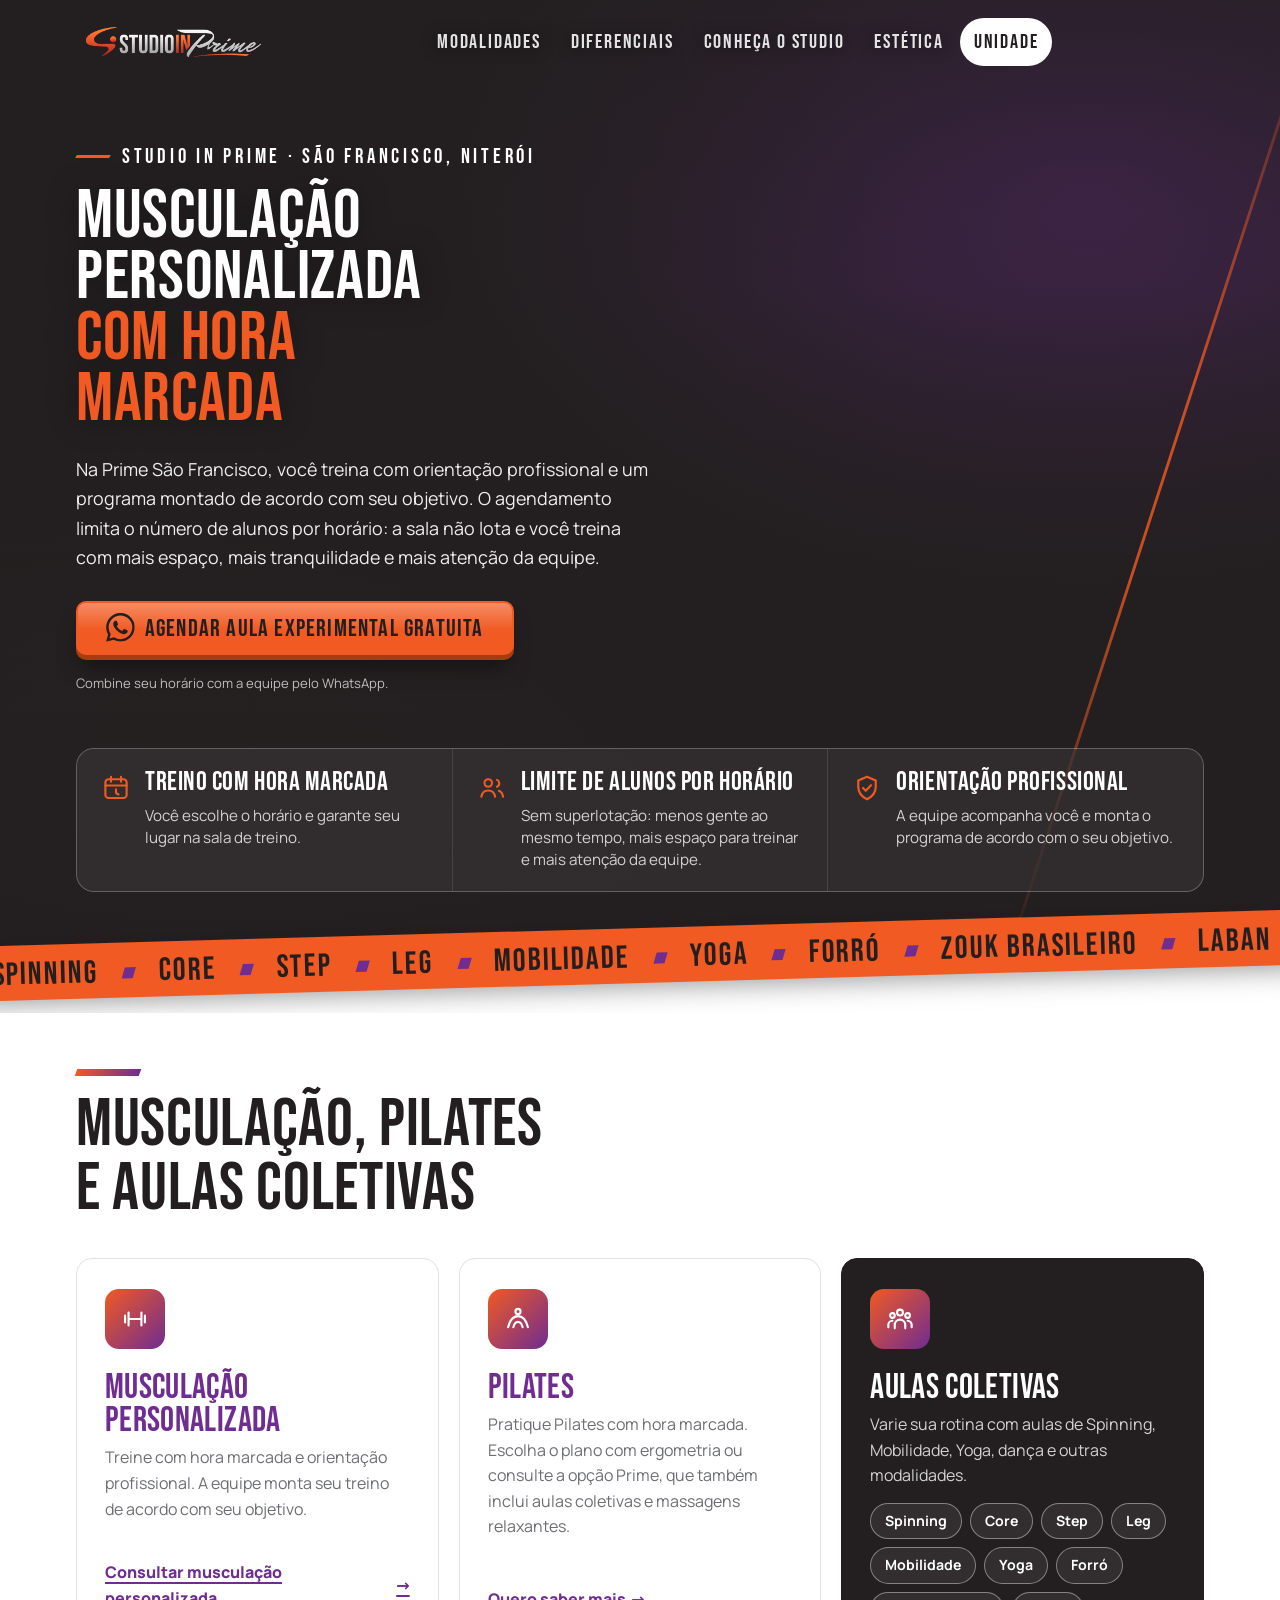
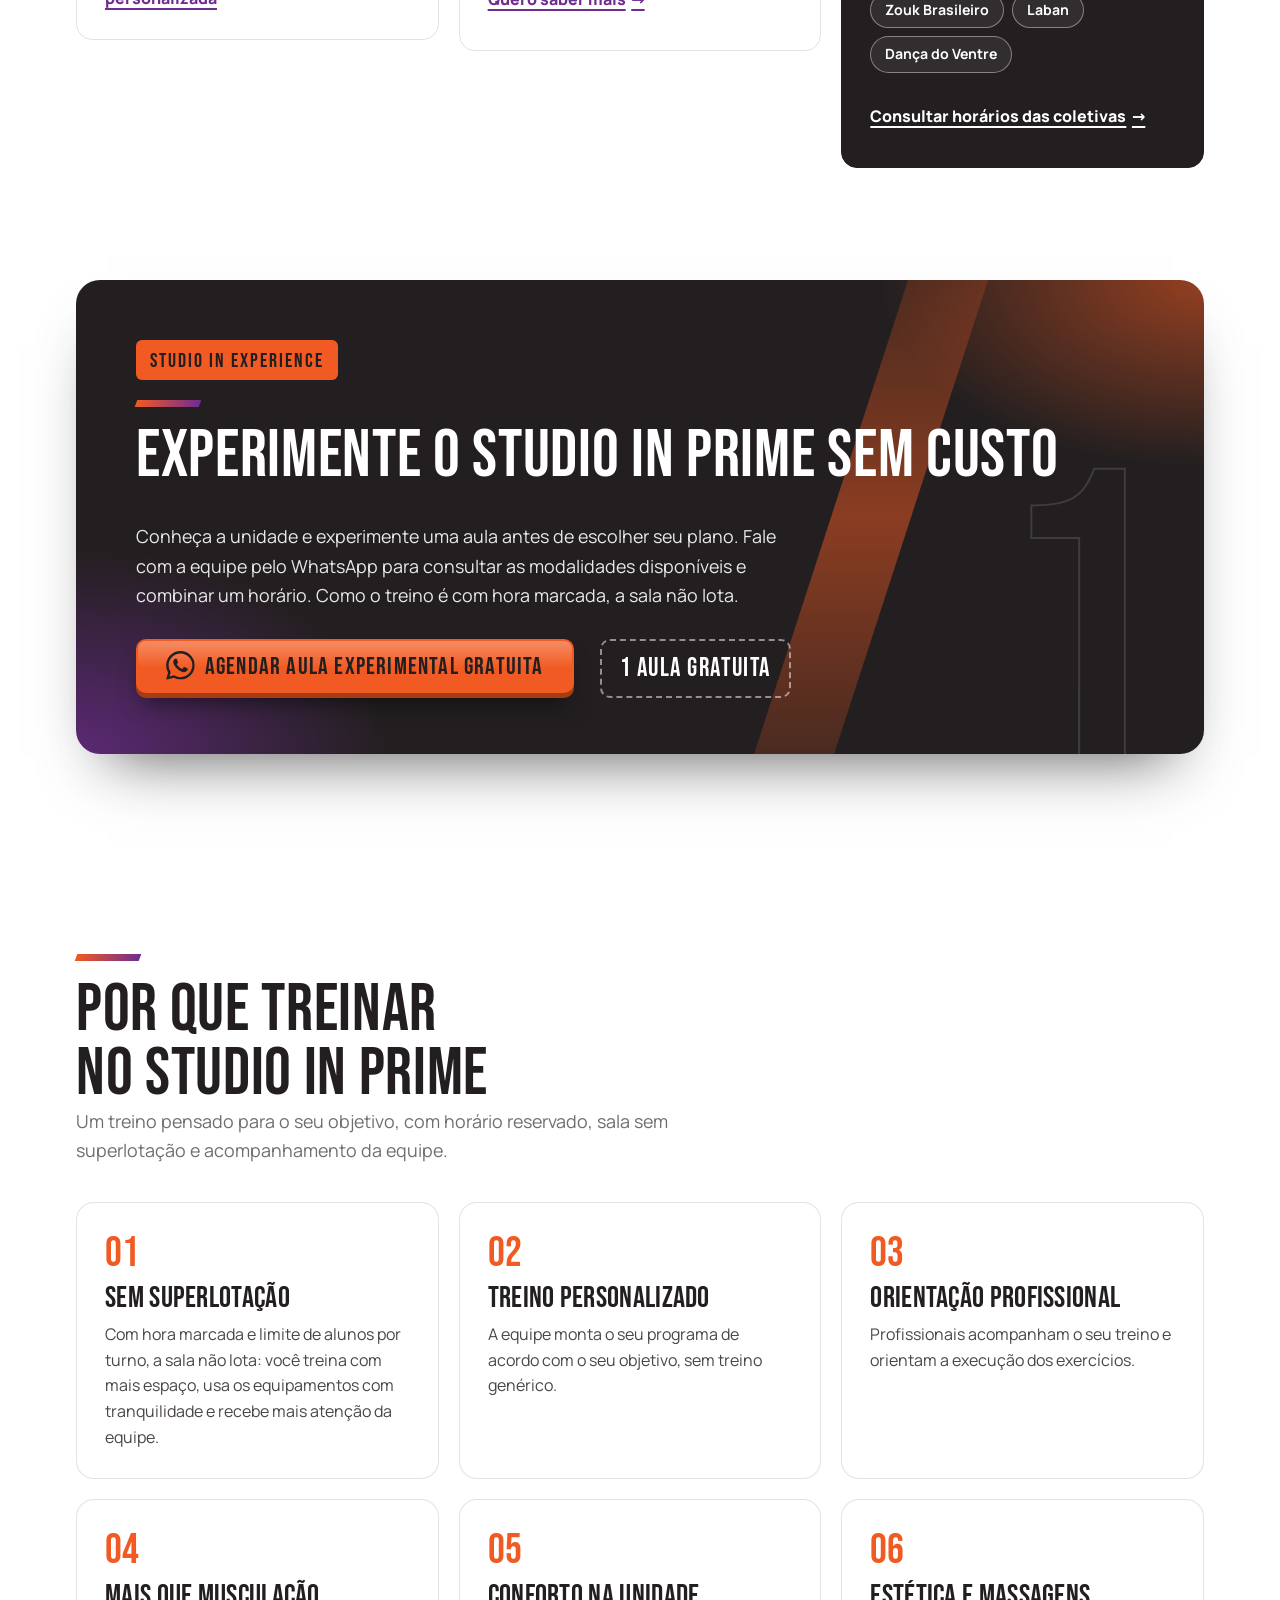
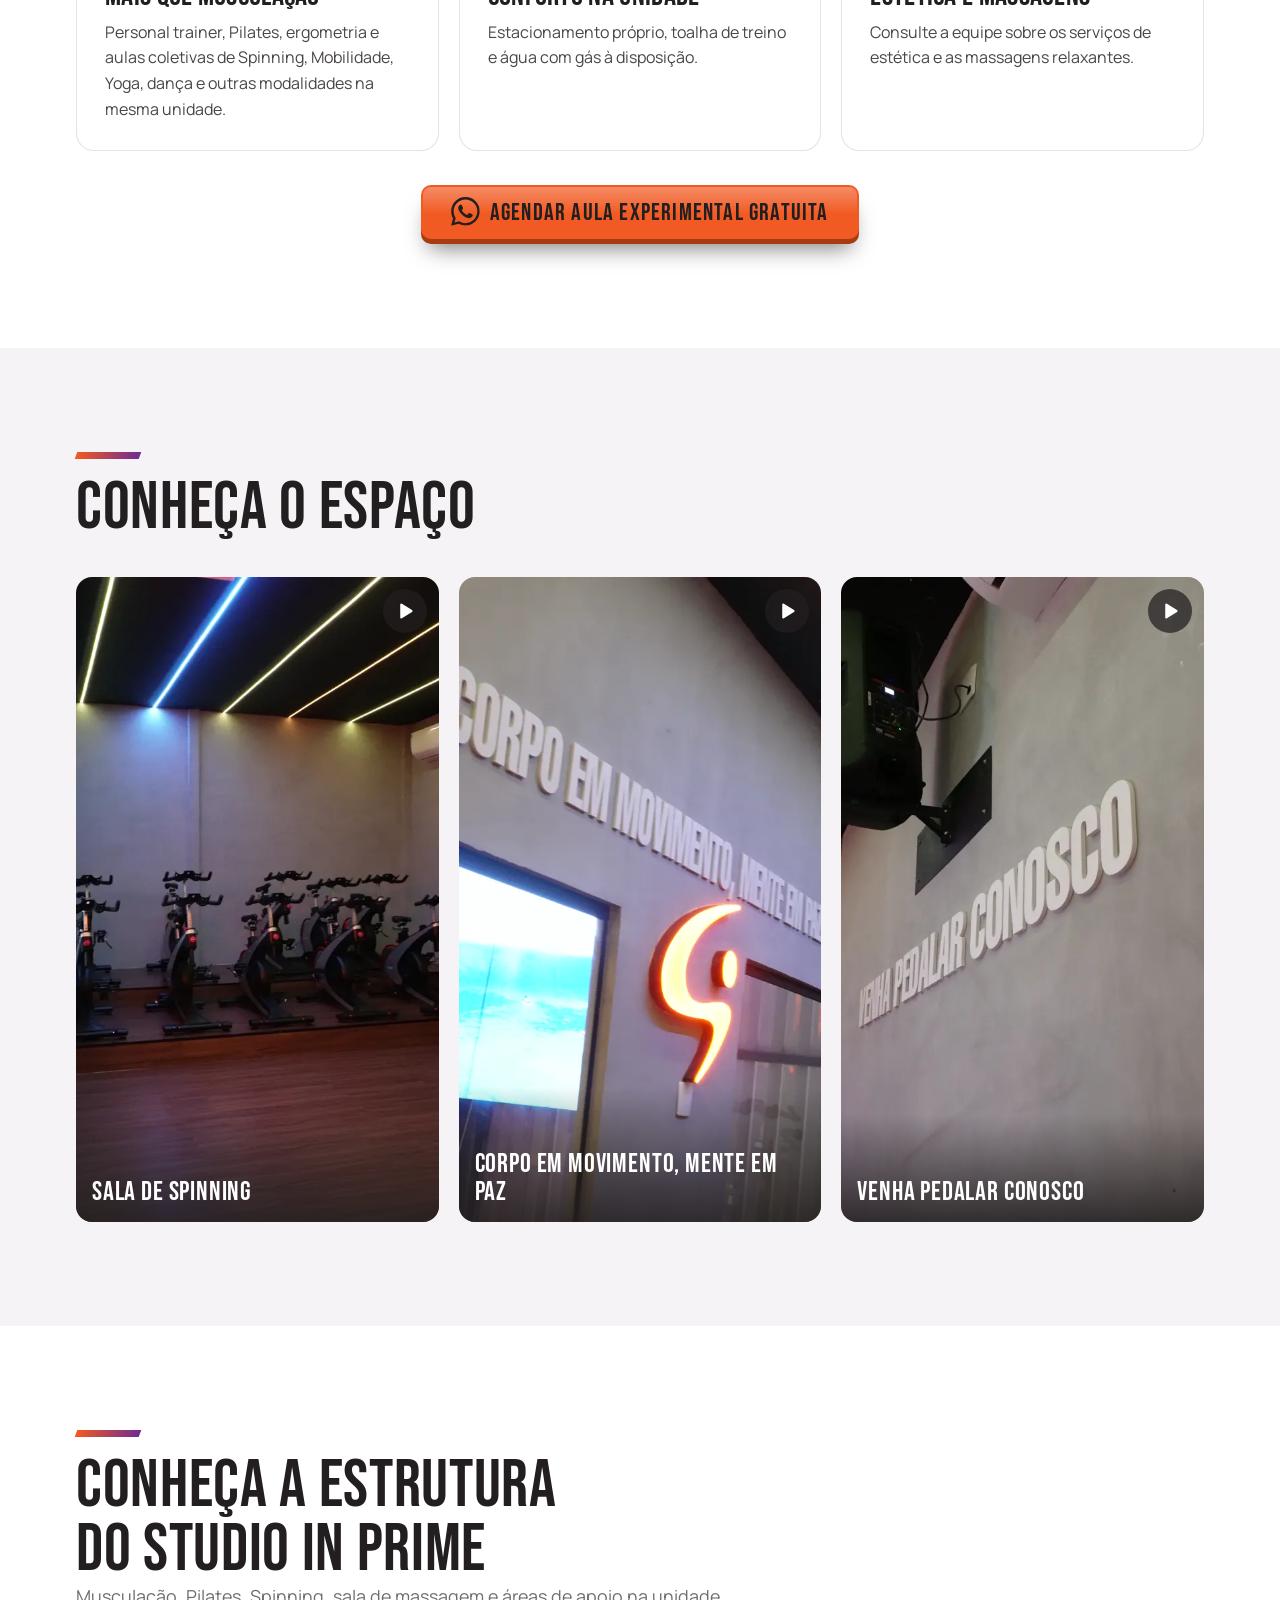
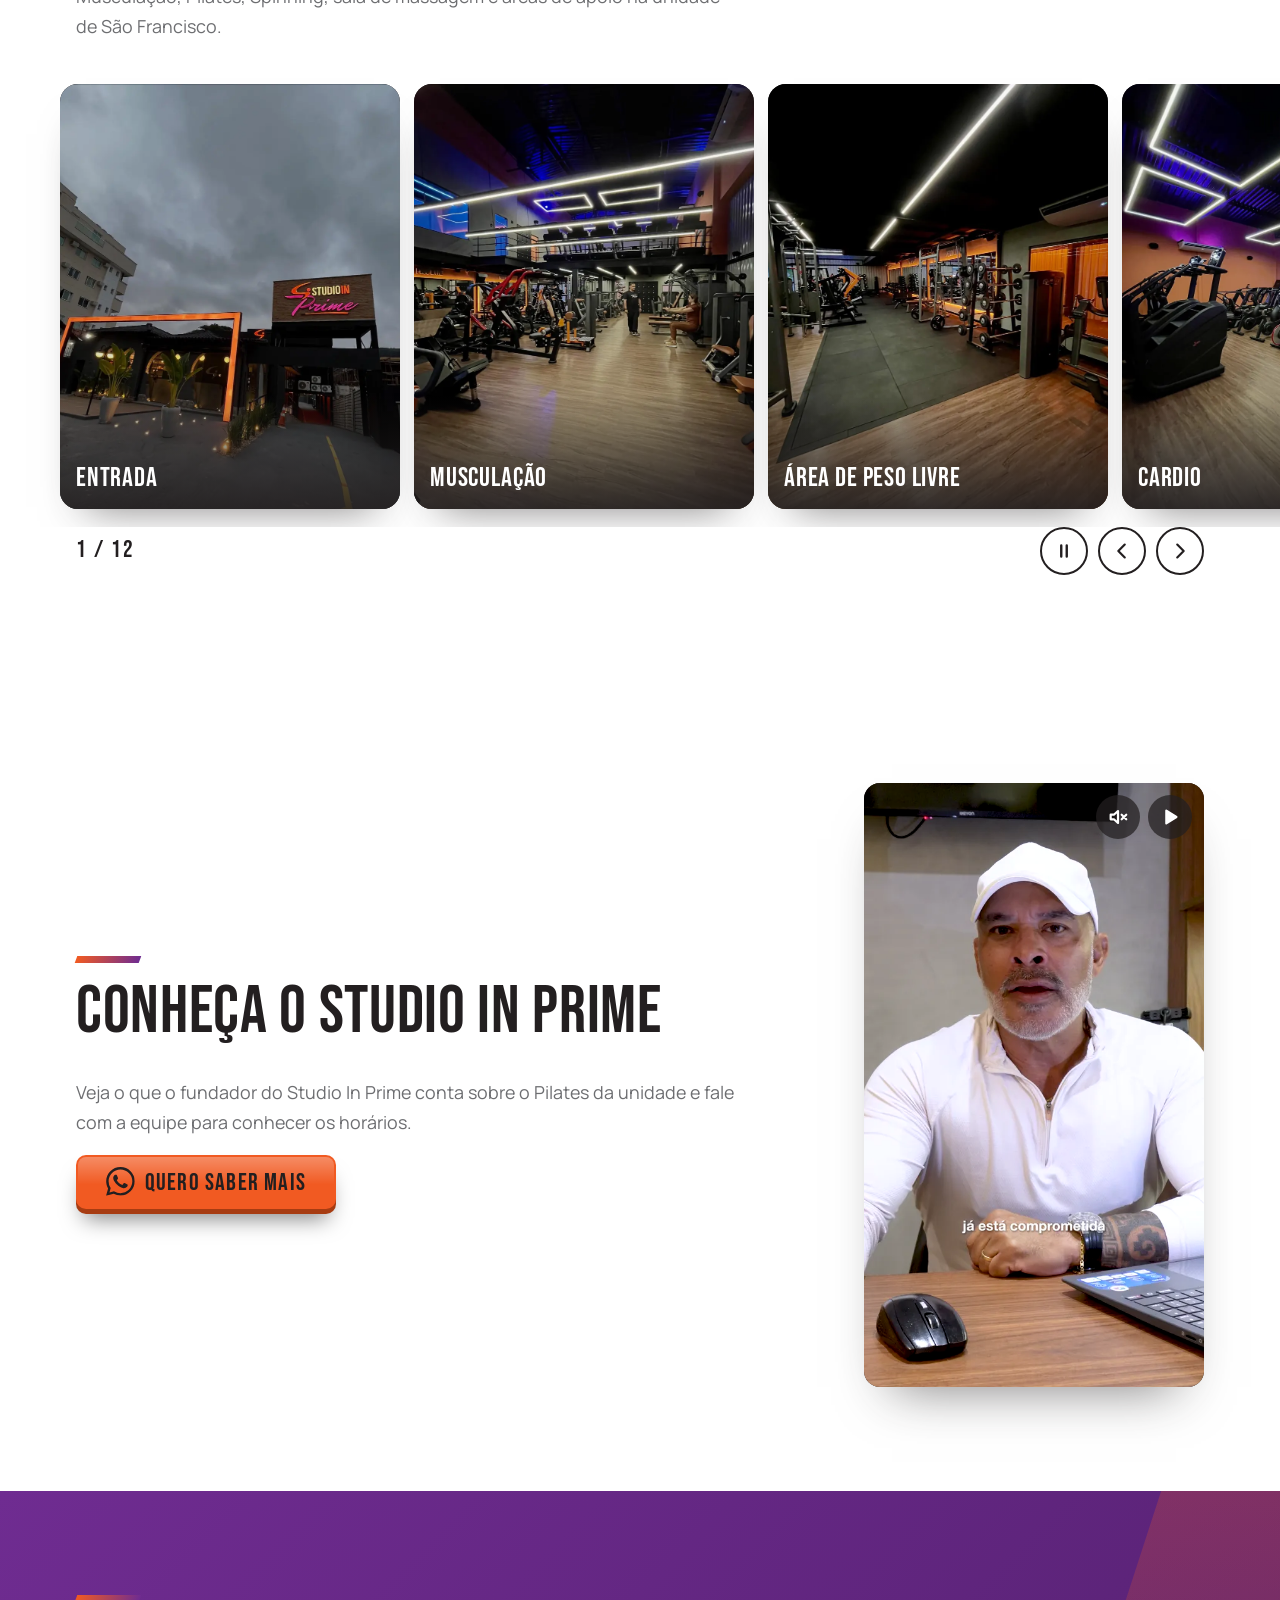
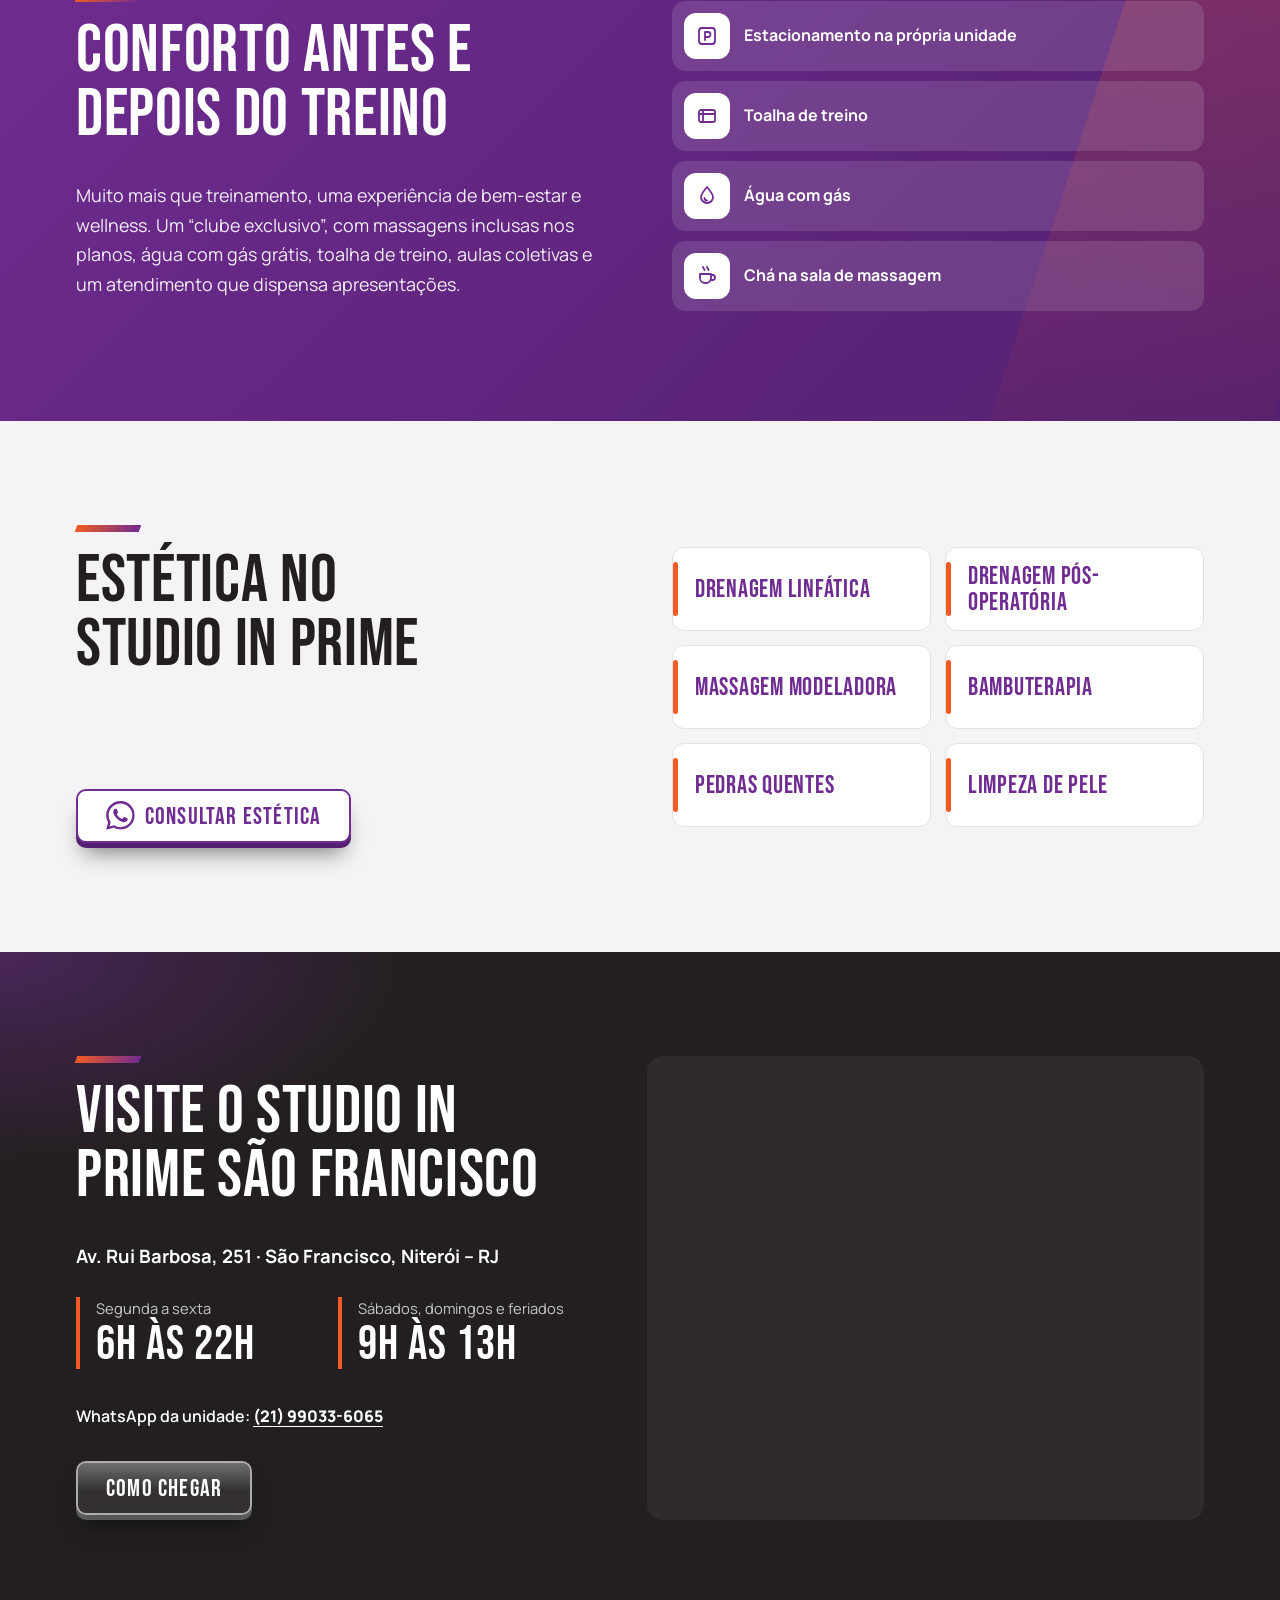
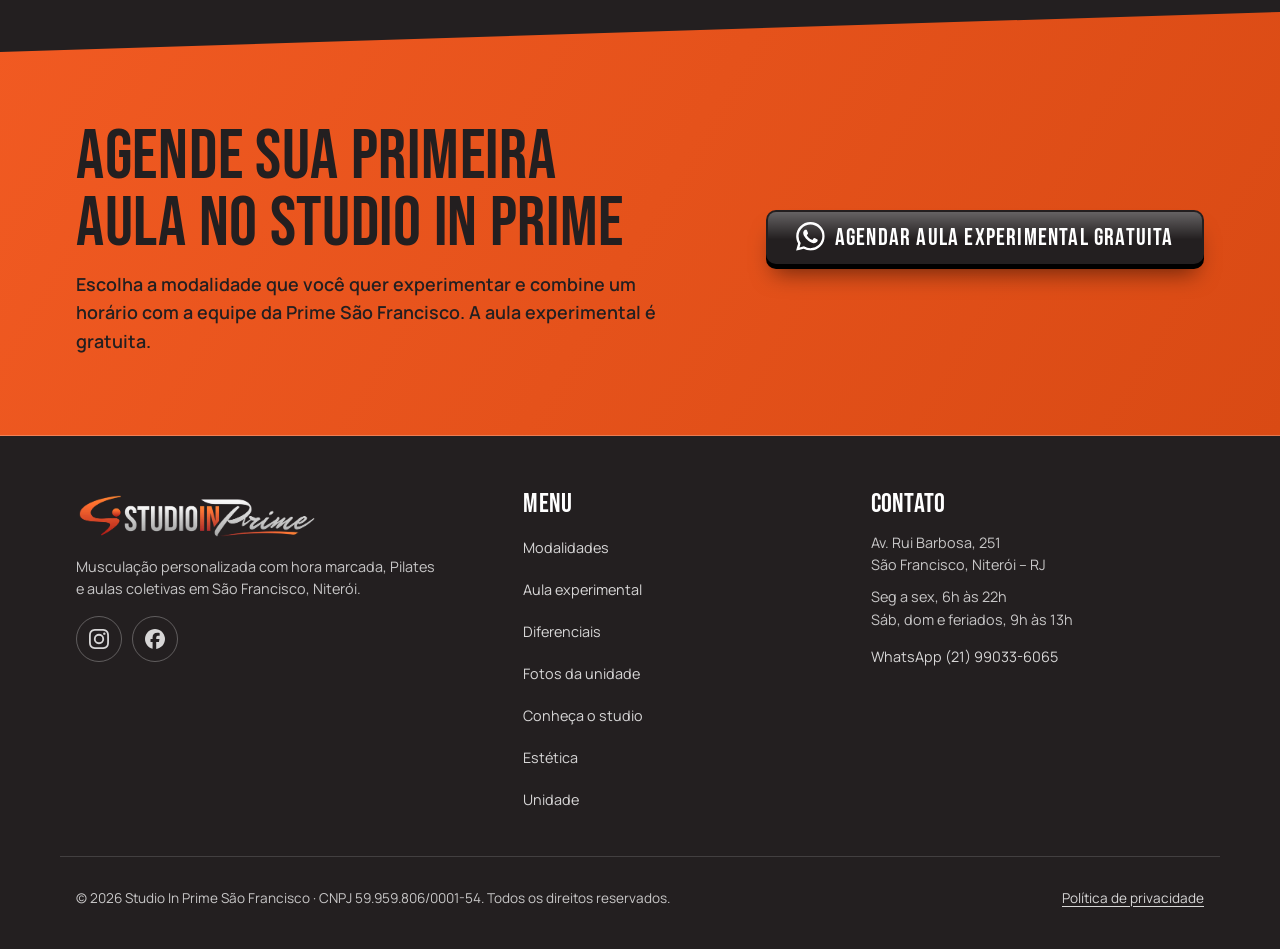
<file: index.html>
<!DOCTYPE html>
<!--
  Feito por Michel Brotherhood
-->
<html lang="pt-BR">
<head>
  <meta charset="utf-8">
  <meta name="viewport" content="width=device-width, initial-scale=1">
  <!-- Google Tag Manager -->
  <script>
    window.dataLayer = window.dataLayer || [];
    function gtag(){dataLayer.push(arguments);}
    gtag('js', new Date());
    dataLayer.push({'gtm.start': new Date().getTime(), event: 'gtm.js'});
  </script>
  <script async src="https://www.googletagmanager.com/gtm.js?id=GTM-WJV7J6F4"></script>
  <!-- End Google Tag Manager -->
  <title>Musculação e Pilates em Niterói | Studio In Prime São Francisco</title>
  <meta name="description" content="Musculação personalizada com hora marcada, Pilates e aulas coletivas em São Francisco, Niterói. Agende sua aula experimental gratuita pelo WhatsApp.">
  <meta name="author" content="Feito por Michel Brotherhood">
  <meta name="theme-color" content="#231f20">
  <meta property="og:type" content="website">
  <meta property="og:locale" content="pt_BR">
  <meta property="og:title" content="Musculação e Pilates em Niterói | Studio In Prime São Francisco">
  <meta property="og:description" content="Musculação personalizada com hora marcada, Pilates e aulas coletivas em São Francisco, Niterói. Agende sua aula experimental gratuita pelo WhatsApp.">
  <link rel="preload" as="font" type="font/woff2" href="assets/fonts/bebas-neue-latin-400-normal.woff2" crossorigin>
  <link rel="preload" as="font" type="font/woff2" href="assets/fonts/manrope-latin-400-normal.woff2" crossorigin>
  <link rel="preload" as="font" type="font/woff2" href="assets/fonts/manrope-latin-700-normal.woff2" crossorigin>
  <link rel="icon" type="image/png" sizes="48x48" href="assets/favicon-48.png">
  <link rel="icon" type="image/png" sizes="192x192" href="assets/favicon-192.png">
  <link rel="apple-touch-icon" href="assets/favicon-192.png">
  <link rel="preload" as="image" href="assets/logo-escuro-640.webp">
  <link rel="stylesheet" href="styles.css">
  <script type="application/ld+json">
  {
    "@context": "https://schema.org",
    "@type": "HealthClub",
    "name": "Studio In Prime São Francisco",
    "description": "Musculação personalizada com hora marcada, Pilates, aulas coletivas e estética em São Francisco, Niterói.",
    "telephone": "+5521990336065",
    "address": {
      "@type": "PostalAddress",
      "streetAddress": "Av. Rui Barbosa, 251",
      "addressLocality": "Niterói",
      "addressRegion": "RJ",
      "postalCode": "24360-440",
      "addressCountry": "BR"
    },
    "openingHoursSpecification": [
      { "@type": "OpeningHoursSpecification", "dayOfWeek": ["Monday","Tuesday","Wednesday","Thursday","Friday"], "opens": "06:00", "closes": "22:00" },
      { "@type": "OpeningHoursSpecification", "dayOfWeek": ["Saturday","Sunday"], "opens": "09:00", "closes": "13:00" }
    ]
  }
  </script>
</head>
<body>
<!-- Google Tag Manager (noscript) -->
<noscript><iframe src="https://www.googletagmanager.com/ns.html?id=GTM-WJV7J6F4" height="0" width="0" style="display:none;visibility:hidden"></iframe></noscript>
<!-- End Google Tag Manager (noscript) -->

<svg width="0" height="0" style="position:absolute" aria-hidden="true" focusable="false"><symbol id="i-ig" viewBox="0 0 24 24"><path d="M7.0301.084c-1.2768.0602-2.1487.264-2.911.5634-.7888.3075-1.4575.72-2.1228 1.3877-.6652.6677-1.075 1.3368-1.3802 2.127-.2954.7638-.4956 1.6365-.552 2.914-.0564 1.2775-.0689 1.6882-.0626 4.947.0062 3.2586.0206 3.6671.0825 4.9473.061 1.2765.264 2.1482.5635 2.9107.308.7889.72 1.4573 1.388 2.1228.6679.6655 1.3365 1.0743 2.1285 1.38.7632.295 1.6361.4961 2.9134.552 1.2773.056 1.6884.069 4.9462.0627 3.2578-.0062 3.668-.0207 4.9478-.0814 1.28-.0607 2.147-.2652 2.9098-.5633.7889-.3086 1.4578-.72 2.1228-1.3881.665-.6682 1.0745-1.3378 1.3795-2.1284.2957-.7632.4966-1.636.552-2.9124.056-1.2809.0692-1.6898.063-4.948-.0063-3.2583-.021-3.6668-.0817-4.9465-.0607-1.2797-.264-2.1487-.5633-2.9117-.3084-.7889-.72-1.4568-1.3876-2.1228C21.2982 1.33 20.628.9208 19.8378.6165 19.074.321 18.2017.1197 16.9244.0645 15.6471.0093 15.236-.005 11.977.0014 8.718.0076 8.31.0215 7.0301.0839m.1402 21.6932c-1.17-.0509-1.8053-.2453-2.2287-.408-.5606-.216-.96-.4771-1.3819-.895-.422-.4178-.6811-.8186-.9-1.378-.1644-.4234-.3624-1.058-.4171-2.228-.0595-1.2645-.072-1.6442-.079-4.848-.007-3.2037.0053-3.583.0607-4.848.05-1.169.2456-1.805.408-2.2282.216-.5613.4762-.96.895-1.3816.4188-.4217.8184-.6814 1.3783-.9003.423-.1651 1.0575-.3614 2.227-.4171 1.2655-.06 1.6447-.072 4.848-.079 3.2033-.007 3.5835.005 4.8495.0608 1.169.0508 1.8053.2445 2.228.408.5608.216.96.4754 1.3816.895.4217.4194.6816.8176.9005 1.3787.1653.4217.3617 1.056.4169 2.2263.0602 1.2655.0739 1.645.0796 4.848.0058 3.203-.0055 3.5834-.061 4.848-.051 1.17-.245 1.8055-.408 2.2294-.216.5604-.4763.96-.8954 1.3814-.419.4215-.8181.6811-1.3783.9-.4224.1649-1.0577.3617-2.2262.4174-1.2656.0595-1.6448.072-4.8493.079-3.2045.007-3.5825-.006-4.848-.0608M16.953 5.5864A1.44 1.44 0 1 0 18.39 4.144a1.44 1.44 0 0 0-1.437 1.4424M5.8385 12.012c.0067 3.4032 2.7706 6.1557 6.173 6.1493 3.4026-.0065 6.157-2.7701 6.1506-6.1733-.0065-3.4032-2.771-6.1565-6.174-6.1498-3.403.0067-6.156 2.771-6.1496 6.1738M8 12.0077a4 4 0 1 1 4.008 3.9921A3.9996 3.9996 0 0 1 8 12.0077"/></symbol><symbol id="i-fb" viewBox="0 0 24 24"><path d="M9.101 23.691v-7.98H6.627v-3.667h2.474v-1.58c0-4.085 1.848-5.978 5.858-5.978.401 0 .955.042 1.468.103a8.68 8.68 0 0 1 1.141.195v3.325a8.623 8.623 0 0 0-.653-.036 26.805 26.805 0 0 0-.733-.009c-.707 0-1.259.096-1.675.309a1.686 1.686 0 0 0-.679.622c-.258.42-.374.995-.374 1.752v1.297h3.919l-.386 2.103-.287 1.564h-3.246v8.245C19.396 23.238 24 18.179 24 12.044c0-6.627-5.373-12-12-12s-12 5.373-12 12c0 5.628 3.874 10.35 9.101 11.647Z"/></symbol><symbol id="i-wa" viewBox="0 0 24 24"><path d="M17.472 14.382c-.297-.149-1.758-.867-2.03-.967-.273-.099-.471-.148-.67.15-.197.297-.767.966-.94 1.164-.173.199-.347.223-.644.075-.297-.15-1.255-.463-2.39-1.475-.883-.788-1.48-1.761-1.653-2.059-.173-.297-.018-.458.13-.606.134-.133.298-.347.446-.52.149-.174.198-.298.298-.497.099-.198.05-.371-.025-.52-.075-.149-.669-1.612-.916-2.207-.242-.579-.487-.5-.669-.51-.173-.008-.371-.01-.57-.01-.198 0-.52.074-.792.372-.272.297-1.04 1.016-1.04 2.479 0 1.462 1.065 2.875 1.213 3.074.149.198 2.096 3.2 5.077 4.487.709.306 1.262.489 1.694.625.712.227 1.36.195 1.871.118.571-.085 1.758-.719 2.006-1.413.248-.694.248-1.289.173-1.413-.074-.124-.272-.198-.57-.347m-5.421 7.403h-.004a9.87 9.87 0 01-5.031-1.378l-.361-.214-3.741.982.998-3.648-.235-.374a9.86 9.86 0 01-1.51-5.26c.001-5.45 4.436-9.884 9.888-9.884 2.64 0 5.122 1.03 6.988 2.898a9.825 9.825 0 012.893 6.994c-.003 5.45-4.437 9.884-9.885 9.884m8.413-18.297A11.815 11.815 0 0012.05 0C5.495 0 .16 5.335.157 11.892c0 2.096.547 4.142 1.588 5.945L.057 24l6.305-1.654a11.882 11.882 0 005.683 1.448h.005c6.554 0 11.89-5.335 11.893-11.893a11.821 11.821 0 00-3.48-8.413Z"/></symbol></svg>

<a class="skip" href="#topo">Ir para o conteúdo</a>
<div class="progress" id="progress" aria-hidden="true"></div>

<header class="topbar" id="topbar">
  <div class="topbar__in">
    <a class="brand" href="#topo" aria-label="Studio In Prime São Francisco">
      <img fetchpriority="high" src="assets/logo-escuro-640.webp" width="640" height="127" alt="Studio In Prime">
    </a>
    <nav class="nav" aria-label="Principal">
      <a href="#modalidades">Modalidades</a>
      <a href="#diferenciais">Diferenciais</a>
      <a href="#dono">Conheça o studio</a>
      <a href="#estetica">Estética</a>
      <a href="#unidade">Unidade</a>
    </nav>
    <p class="status" id="status" hidden><span class="status__dot" aria-hidden="true"></span><span id="status-txt"></span></p>
    <a class="btn btn--small btn--wa" href="https://wa.me/5521990336065?text=Ol%C3%A1%21%20Quero%20agendar%20uma%20aula%20experimental%20gratuita%20na%20unidade%20Studio%20In%20Prime%20S%C3%A3o%20Francisco.%20Quais%20hor%C3%A1rios%20est%C3%A3o%20dispon%C3%ADveis%3F" data-cta="topbar" aria-label="Agendar aula gratuita" target="_blank" rel="noopener"><svg class="i-wa" aria-hidden="true"><use href="#i-wa"/></svg><span class="lbl-full">Agendar aula gratuita</span><span class="lbl-short" aria-hidden="true">Aula grátis</span></a>
    <button class="menu-btn" id="menu-btn" type="button" aria-label="Abrir menu" aria-expanded="false" aria-controls="menu"><span></span><span></span><span></span></button>
  </div>
</header>

<div class="menu" id="menu" hidden>
  <nav class="menu__nav" aria-label="Menu">
    <a href="#modalidades"><small>01</small>Modalidades</a>
    <a href="#experimental"><small>02</small>Aula experimental</a>
    <a href="#diferenciais"><small>03</small>Diferenciais</a>
    <a href="#dono"><small>04</small>Conheça o studio</a>
    <a href="#estetica"><small>05</small>Estética</a>
    <a href="#unidade"><small>06</small>Unidade</a>
  </nav>
  <div class="menu__foot">
    <a class="btn btn--primary btn--wa" href="https://wa.me/5521990336065?text=Ol%C3%A1%21%20Quero%20agendar%20uma%20aula%20experimental%20gratuita%20na%20unidade%20Studio%20In%20Prime%20S%C3%A3o%20Francisco.%20Quais%20hor%C3%A1rios%20est%C3%A3o%20dispon%C3%ADveis%3F" " data-cta="menu" target="_blank" rel="noopener"><svg class="i-wa" aria-hidden="true"><use href="#i-wa"/></svg><span>Agendar aula experimental gratuita</span></a>
    <p>Seg a sex, 6h às 22h<br>Sáb, dom e feriados, 9h às 13h<br>Av. Rui Barbosa, 251 · São Francisco, Niterói</p>
  </div>
</div>

<main id="topo">

  <section class="hero">
    <div class="hero__media" aria-hidden="true" data-wide="assets/video/hero-wide.mp4,assets/video/espaco-neon.mp4,assets/video/hero-musculacao-wide.mp4,assets/video/espaco-pedalar.mp4" data-tall="assets/video/hero-tall.mp4,assets/video/espaco-neon.mp4,assets/video/hero-musculacao-tall.mp4,assets/video/espaco-pedalar.mp4">
      <video class="hero__video" muted playsinline preload="auto" poster="assets/video/hero-poster.webp"></video>
      <video class="hero__video" muted playsinline preload="none"></video>
      <span class="hero__shade"></span>
      <span class="hero__slash"></span>
    </div>
    <div class="wrap hero__body">
      <p class="eyebrow"><span class="eyebrow__bar" aria-hidden="true"></span>Studio In Prime · São Francisco, Niterói</p>
      <h1>Musculação personalizada <span class="hl">com hora marcada</span></h1>
      <p class="lead">Na Prime São Francisco, você treina com orientação profissional e um programa montado de acordo com seu objetivo. O agendamento limita o número de alunos por horário: a sala não lota e você treina com mais espaço, mais tranquilidade e mais atenção da equipe.</p>
      <div class="actions">
        <a class="btn btn--primary btn--wa" href="https://wa.me/5521990336065?text=Ol%C3%A1%21%20Quero%20agendar%20uma%20aula%20experimental%20gratuita%20na%20unidade%20Studio%20In%20Prime%20S%C3%A3o%20Francisco.%20Quais%20hor%C3%A1rios%20est%C3%A3o%20dispon%C3%ADveis%3F" data-cta="hero" target="_blank" rel="noopener"><svg class="i-wa" aria-hidden="true"><use href="#i-wa"/></svg><span>Agendar aula experimental gratuita</span></a>
      </div>
      <p class="micro">Combine seu horário com a equipe pelo WhatsApp.</p>
    </div>
    <div class="wrap hero__factswrap">
      <ul class="facts facts--3">
        <li><svg viewBox="0 0 24 24" aria-hidden="true"><rect x="3.5" y="5" width="17" height="15" rx="2.500"/><path d="M3.500 10h17M8 3v4M16 3v4M12 13v3l2 1.200"/></svg><div><strong>Treino com hora marcada</strong><span>Você escolhe o horário e garante seu lugar na sala de treino.</span></div></li>
        <li><svg viewBox="0 0 24 24" aria-hidden="true"><circle cx="9" cy="8" r="3"/><path d="M3.500 19c.6-3.200 2.800-5 5.500-5s4.900 1.800 5.500 5M16 5.500a3 3 0 0 1 0 5.500M17.500 14.200c1.800.6 3 2.200 3.300 4.800"/></svg><div><strong>Limite de alunos por horário</strong><span>Sem superlotação: menos gente ao mesmo tempo, mais espaço para treinar e mais atenção da equipe.</span></div></li>
        <li><svg viewBox="0 0 24 24" aria-hidden="true"><path d="M12 3l7 3v5c0 4.500-2.900 8-7 10-4.100-2-7-5.500-7-10V6l7-3z"/><path d="M8.800 12l2.200 2.200 4.200-4.400"/></svg><div><strong>Orientação profissional</strong><span>A equipe acompanha você e monta o programa de acordo com o seu objetivo.</span></div></li>
      </ul>
    </div>
  </section>

  <div class="ticker-wrap" aria-hidden="true">
    <div class="ticker">
      <div class="ticker__track">
        <ul class="ticker__list">
          <li>Spinning</li><li>Core</li><li>Step</li><li>Leg</li><li>Mobilidade</li><li>Yoga</li><li>Forró</li><li>Zouk Brasileiro</li><li>Laban</li><li>Dança do Ventre</li>
        </ul>
        <ul class="ticker__list">
          <li>Spinning</li><li>Core</li><li>Step</li><li>Leg</li><li>Mobilidade</li><li>Yoga</li><li>Forró</li><li>Zouk Brasileiro</li><li>Laban</li><li>Dança do Ventre</li>
        </ul>
      </div>
    </div>
  </div>

  <section class="section section--first" id="modalidades">
    <div class="wrap">
      <header class="head">
        <h2>Musculação, Pilates e aulas coletivas</h2>
      </header>
      <div class="mods">
        <article class="mod">
          <span class="mod__icon" aria-hidden="true"><svg viewBox="0 0 24 24"><path d="M6.5 6.5v11M17.5 6.5v11M3.5 9v6M20.5 9v6M6.5 12h11"/></svg></span>
          <h3>Musculação personalizada</h3>
          <p>Treine com hora marcada e orientação profissional. A equipe monta seu treino de acordo com seu objetivo.</p>
          <a class="link" href="https://wa.me/5521990336065?text=Ol%C3%A1%21%20Quero%20consultar%20a%20muscula%C3%A7%C3%A3o%20personalizada%20na%20unidade%20Studio%20In%20Prime%20S%C3%A3o%20Francisco." data-cta="mod-musculacao" target="_blank" rel="noopener">Consultar musculação personalizada <span class="arr" aria-hidden="true">→</span></a>
        </article>
        <article class="mod">
          <span class="mod__icon" aria-hidden="true"><svg viewBox="0 0 24 24"><circle cx="12" cy="5.5" r="2.2"/><path d="M3.5 19c1.800-7 5-9.500 8.500-9.500s6.700 2.500 8.500 9.500M8 19c.8-3 2.200-4.500 4-4.500s3.200 1.500 4 4.500"/></svg></span>
          <h3>Pilates</h3>
          <p>Pratique Pilates com hora marcada. Escolha o plano com ergometria ou consulte a opção Prime, que também inclui aulas coletivas e massagens relaxantes.</p>
          <a class="link" aria-label="Quero saber mais sobre o Pilates" href="https://wa.me/5521990336065?text=Ol%C3%A1!%20Quero%20saber%20sobre%20o%20Pilates%20do%20Studio%20In%20Prime%20S%C3%A3o%20Francisco." data-cta="mod-pilates" target="_blank" rel="noopener">Quero saber mais <span class="arr" aria-hidden="true">→</span></a>
        </article>
        <article class="mod mod--dark">
          <span class="mod__icon" aria-hidden="true"><svg viewBox="0 0 24 24"><circle cx="12" cy="6.500" r="2.500"/><circle cx="5.500" cy="9" r="2"/><circle cx="18.500" cy="9" r="2"/><path d="M7.500 20v-3a4.500 4.500 0 0 1 9 0v3M2 19v-2a3.500 3.500 0 0 1 3.500-3.500M22 19v-2a3.500 3.500 0 0 0-3.500-3.500"/></svg></span>
          <h3>Aulas coletivas</h3>
          <p>Varie sua rotina com aulas de Spinning, Mobilidade, Yoga, dança e outras modalidades.</p>
          <ul class="chips chips--light">
            <li>Spinning</li><li>Core</li><li>Step</li><li>Leg</li><li>Mobilidade</li><li>Yoga</li><li>Forró</li><li>Zouk Brasileiro</li><li>Laban</li><li>Dança do Ventre</li>
          </ul>
          <a class="link link--light" href="https://wa.me/5521990336065?text=Ol%C3%A1!%20Quero%20ver%20os%20hor%C3%A1rios%20das%20aulas%20coletivas%20do%20Studio%20In%20Prime%20S%C3%A3o%20Francisco." data-cta="coletivas" target="_blank" rel="noopener">Consultar horários das coletivas <span class="arr" aria-hidden="true">→</span></a>
        </article>
      </div>
    </div>
  </section>

  <section class="section section--exp" id="experimental">
    <div class="wrap">
      <div class="exp__card">
        <span class="exp__tag">Studio In Experience</span>
        <h2>Experimente o Studio In Prime sem custo</h2>
        <p class="lead">Conheça a unidade e experimente uma aula antes de escolher seu plano. Fale com a equipe pelo WhatsApp para consultar as modalidades disponíveis e combinar um horário. Como o treino é com hora marcada, a sala não lota.</p>
        <div class="exp__row">
          <a class="btn btn--primary btn--wa" href="https://wa.me/5521990336065?text=Ol%C3%A1%21%20Quero%20agendar%20uma%20aula%20experimental%20gratuita%20na%20unidade%20Studio%20In%20Prime%20S%C3%A3o%20Francisco.%20Quais%20hor%C3%A1rios%20est%C3%A3o%20dispon%C3%ADveis%3F" data-cta="experimental" target="_blank" rel="noopener"><svg class="i-wa" aria-hidden="true"><use href="#i-wa"/></svg><span>Agendar aula experimental gratuita</span></a>
          <span class="exp__badge">1 aula gratuita</span>
        </div>
      </div>
    </div>
  </section>

  <section class="section" id="diferenciais">
    <div class="wrap">
      <div class="head">
        <h2>Por que treinar no Studio In Prime</h2>
        <p class="lead">Um treino pensado para o seu objetivo, com horário reservado, sala sem superlotação e acompanhamento da equipe.</p>
      </div>
      <div class="difs">
        <article class="dif"><span class="dif__n" aria-hidden="true">01</span><h3>Sem superlotação</h3><p>Com hora marcada e limite de alunos por turno, a sala não lota: você treina com mais espaço, usa os equipamentos com tranquilidade e recebe mais atenção da equipe.</p></article>
        <article class="dif"><span class="dif__n" aria-hidden="true">02</span><h3>Treino personalizado</h3><p>A equipe monta o seu programa de acordo com o seu objetivo, sem treino genérico.</p></article>
        <article class="dif"><span class="dif__n" aria-hidden="true">03</span><h3>Orientação profissional</h3><p>Profissionais acompanham o seu treino e orientam a execução dos exercícios.</p></article>
        <article class="dif"><span class="dif__n" aria-hidden="true">04</span><h3>Mais que musculação</h3><p>Personal trainer, Pilates, ergometria e aulas coletivas de Spinning, Mobilidade, Yoga, dança e outras modalidades na mesma unidade.</p></article>
        <article class="dif"><span class="dif__n" aria-hidden="true">05</span><h3>Conforto na unidade</h3><p>Estacionamento próprio, toalha de treino e água com gás à disposição.</p></article>
        <article class="dif"><span class="dif__n" aria-hidden="true">06</span><h3>Estética e massagens</h3><p>Consulte a equipe sobre os serviços de estética e as massagens relaxantes.</p></article>
      </div>
      <div class="dif__cta"><a class="btn btn--primary btn--wa" href="https://wa.me/5521990336065?text=Ol%C3%A1%21%20Quero%20agendar%20uma%20aula%20experimental%20gratuita%20na%20unidade%20Studio%20In%20Prime%20S%C3%A3o%20Francisco.%20Quais%20hor%C3%A1rios%20est%C3%A3o%20dispon%C3%ADveis%3F" data-cta="diferenciais" target="_blank" rel="noopener"><svg class="i-wa" aria-hidden="true"><use href="#i-wa"/></svg><span>Agendar aula experimental gratuita</span></a></div>
    </div>
  </section>

  <section class="section section--soft" id="espaco">
    <div class="wrap">
      <header class="head">
        <h2>Conheça o espaço</h2>
      </header>
      <div class="reels">
        <figure class="reel">
          <video muted loop playsinline preload="none" width="540" height="960" poster="assets/video/espaco-spinning.webp" aria-label="Vídeo da sala de spinning do Studio In">
            <source src="assets/video/espaco-spinning.mp4" type="video/mp4">
          </video>
          <button class="reel__btn" type="button" aria-label="Pausar vídeo"><svg viewBox="0 0 24 24" aria-hidden="true"><path class="i-pause" d="M8 5v14M16 5v14"/><path class="i-play" d="M8 5l11 7-11 7z"/></svg></button>
          <figcaption>Sala de spinning</figcaption>
        </figure>
        <figure class="reel">
          <video muted loop playsinline preload="none" width="540" height="960" poster="assets/video/espaco-neon.webp" aria-label="Vídeo da parede com o letreiro luminoso do Studio In">
            <source src="assets/video/espaco-neon.mp4" type="video/mp4">
          </video>
          <button class="reel__btn" type="button" aria-label="Pausar vídeo"><svg viewBox="0 0 24 24" aria-hidden="true"><path class="i-pause" d="M8 5v14M16 5v14"/><path class="i-play" d="M8 5l11 7-11 7z"/></svg></button>
          <figcaption>Corpo em movimento, mente em paz</figcaption>
        </figure>
        <figure class="reel">
          <video muted loop playsinline preload="none" width="540" height="960" poster="assets/video/espaco-pedalar.webp" aria-label="Vídeo da parede da sala de spinning com a frase Venha pedalar conosco">
            <source src="assets/video/espaco-pedalar.mp4" type="video/mp4">
          </video>
          <button class="reel__btn" type="button" aria-label="Pausar vídeo"><svg viewBox="0 0 24 24" aria-hidden="true"><path class="i-pause" d="M8 5v14M16 5v14"/><path class="i-play" d="M8 5l11 7-11 7z"/></svg></button>
          <figcaption>Venha pedalar conosco</figcaption>
        </figure>
      </div>
    </div>
  </section>

  <section class="section section--gal" id="galeria">
    <div class="wrap">
      <div class="head">
        <h2>Conheça a estrutura do Studio In Prime</h2>
        <p class="lead">Musculação, Pilates, Spinning, sala de massagem e áreas de apoio na unidade de São Francisco.</p>
      </div>
    </div>
    <div class="gal" role="group" aria-roledescription="carrossel" aria-label="Fotos da unidade">
      <div class="gal__track" id="gal-track" tabindex="0" aria-label="Fotos da unidade, role para os lados">
        <figure class="gal__item" aria-label="1 de 12"><img src="assets/fotos/fachada.webp" width="900" height="1121" alt="Entrada do Studio In Prime com letreiro luminoso e pórtico laranja" loading="lazy" decoding="async"><figcaption>Entrada</figcaption></figure>
        <figure class="gal__item" aria-label="2 de 12"><img src="assets/fotos/musculacao.webp" width="900" height="1121" alt="Salão de musculação com equipamentos, piso de madeira e iluminação de LED" loading="lazy" decoding="async"><figcaption>Musculação</figcaption></figure>
        <figure class="gal__item" aria-label="3 de 12"><img src="assets/fotos/peso-livre.webp" width="900" height="1121" alt="Área de peso livre com barras, anilhas e espelhos com iluminação alaranjada" loading="lazy" decoding="async"><figcaption>Área de peso livre</figcaption></figure>
        <figure class="gal__item" aria-label="4 de 12"><img src="assets/fotos/cardio.webp" width="900" height="1121" alt="Área de cardio com esteiras, bicicletas ergométricas e simulador de escada" loading="lazy" decoding="async"><figcaption>Cardio</figcaption></figure>
        <figure class="gal__item" aria-label="5 de 12"><img src="assets/fotos/sala-spinning.webp" width="900" height="1121" alt="Sala de Spinning com bicicletas em plataforma e iluminação de LED azul no teto" loading="lazy" decoding="async"><figcaption>Sala de Spinning</figcaption></figure>
        <figure class="gal__item" aria-label="6 de 12"><img src="assets/fotos/pilates-reformers.webp" width="900" height="1121" alt="Sala de Pilates com reformers de madeira, espelho iluminado e luminária de lâmpadas" loading="lazy" decoding="async"><figcaption>Pilates</figcaption></figure>
        <figure class="gal__item" aria-label="7 de 12"><img src="assets/fotos/pilates-cadillac.webp" width="900" height="1121" alt="Sala de Pilates com Cadillac, reformers, ladder barrel e espelho ao fundo" loading="lazy" decoding="async"><figcaption>Pilates com Cadillac</figcaption></figure>
        <figure class="gal__item" aria-label="8 de 12"><img src="assets/fotos/sala-massagem.webp" width="900" height="1121" alt="Sala de massagem com maca, espelho iluminado e parede em cimento queimado" loading="lazy" decoding="async"><figcaption>Sala de massagem</figcaption></figure>
        <figure class="gal__item" aria-label="9 de 12"><img src="assets/fotos/vestiario.webp" width="900" height="1121" alt="Vestiário com bancada, pia dupla, parede verde e neon roxo com o símbolo do estúdio" loading="lazy" decoding="async"><figcaption>Vestiário</figcaption></figure>
        <figure class="gal__item" aria-label="10 de 12"><img src="assets/fotos/area-apoio.webp" width="900" height="1121" alt="Área de apoio com bancada, prateleiras, cafeteira e geladeira de bebidas" loading="lazy" decoding="async"><figcaption>Área de apoio</figcaption></figure>
        <figure class="gal__item" aria-label="11 de 12"><img src="assets/fotos/corredor.webp" width="900" height="1121" alt="Corredor com parede verde e geladeira de água iluminada" loading="lazy" decoding="async"><figcaption>Corredor de acesso</figcaption></figure>
        <figure class="gal__item" aria-label="12 de 12"><img src="assets/fotos/toalhas.webp" width="900" height="1121" alt="Toalhas de treino bordadas com a marca Studio In Prime" loading="lazy" decoding="async"><figcaption>Toalhas de treino</figcaption></figure>
      </div>
      <div class="wrap gal__bar">
        <span class="gal__count" id="gal-count" aria-live="off">1 / 12</span>
        <div class="gal__nav">
          <button class="gal__btn gal__play" id="gal-play" type="button" aria-label="Pausar rotação automática" aria-pressed="false"><svg viewBox="0 0 24 24" aria-hidden="true"><path class="i-pause" d="M9 6v12M15 6v12"/><path class="i-play" d="M8 5.5l11 6.5-11 6.5z"/></svg></button>
          <button class="gal__btn" id="gal-prev" type="button" aria-label="Foto anterior" aria-controls="gal-track"><svg viewBox="0 0 24 24" aria-hidden="true"><path d="M15 5l-7 7 7 7"/></svg></button>
          <button class="gal__btn" id="gal-next" type="button" aria-label="Próxima foto" aria-controls="gal-track"><svg viewBox="0 0 24 24" aria-hidden="true"><path d="M9 5l7 7-7 7"/></svg></button>
        </div>
      </div>
    </div>
  </section>

  <section class="section" id="dono">
    <div class="wrap dono">
      <div class="dono__copy">
        <h2>Conheça o Studio In Prime</h2>
        <p class="lead">Veja o que o fundador do Studio In Prime conta sobre o Pilates da unidade e fale com a equipe para conhecer os horários.</p>
        <a aria-label="Quero saber mais sobre o Pilates pelo WhatsApp" class="btn btn--wa btn--primary" href="https://wa.me/5521990336065?text=Ol%C3%A1!%20Assisti%20ao%20v%C3%ADdeo%20e%20quero%20saber%20mais%20sobre%20o%20Pilates%20do%20Studio%20In%20Prime%20S%C3%A3o%20Francisco." data-cta="dono" target="_blank" rel="noopener"><svg class="i-wa" aria-hidden="true"><use href="#i-wa"/></svg><span>Quero saber mais</span></a>
      </div>
      <div class="dono__video reel">
        <video muted loop playsinline preload="metadata" width="540" height="960" poster="assets/video/mensagem-dono.webp" data-track="mensagem-dono" aria-label="Mensagem do fundador do Studio In Prime sobre o Pilates (sem som; use o botão para ativar o áudio)">
          <source src="assets/video/mensagem-dono.mp4" type="video/mp4">
        </video>
        <button class="reel__btn" type="button" aria-label="Pausar vídeo"><svg viewBox="0 0 24 24" aria-hidden="true"><path class="i-pause" d="M8 5v14M16 5v14"/><path class="i-play" d="M8 5l11 7-11 7z"/></svg></button>
        <button class="reel__btn reel__snd" type="button" aria-label="Ativar som" aria-pressed="false"><svg viewBox="0 0 24 24" aria-hidden="true"><path d="M4 9.5v5h3.5L12 18.5v-13L7.5 9.5Z"/><path class="i-on" d="M15.5 9a4.5 4.5 0 0 1 0 6M18 6.5a8 8 0 0 1 0 11"/><path class="i-off" d="M16 9.5l5 5M21 9.5l-5 5"/></svg></button>
      </div>
    </div>
  </section>

  <section class="section section--purple" id="conforto">
    <div class="wrap conforto">
      <div class="conforto__copy">
        <h2>Conforto antes e depois do treino</h2>
        <p class="lead">Muito mais que treinamento, uma experiência de bem-estar e wellness. Um “clube exclusivo”, com massagens inclusas nos planos, água com gás grátis, toalha de treino, aulas coletivas e um atendimento que dispensa apresentações.</p>
      </div>
      <ul class="amen">
        <li><span aria-hidden="true"><svg viewBox="0 0 24 24"><rect x="4" y="4" width="16" height="16" rx="3"/><path d="M10 16V8h3a2.500 2.500 0 0 1 0 5h-3"/></svg></span>Estacionamento na própria unidade</li>
        <li><span aria-hidden="true"><svg viewBox="0 0 24 24"><rect x="4" y="6" width="16" height="12" rx="2"/><path d="M4 10h16M8 6v12"/></svg></span>Toalha de treino</li>
        <li><span aria-hidden="true"><svg viewBox="0 0 24 24"><path d="M12 3c3.500 4.200 6 7 6 10a6 6 0 0 1-12 0c0-3 2.500-5.800 6-10z"/><path d="M9.500 14a2.500 2.500 0 0 0 2.500 2.500"/></svg></span>Água com gás</li>
        <li><span aria-hidden="true"><svg viewBox="0 0 24 24"><path d="M5 10h11v4a5 5 0 0 1-5 5h-1a5 5 0 0 1-5-5v-4z"/><path d="M16 11h1.500a2.500 2.500 0 0 1 0 5H15.500M8 3c0 1.500 1.500 1.500 1.500 3M12 3c0 1.500 1.500 1.500 1.500 3"/></svg></span>Chá na sala de massagem</li>
      </ul>
    </div>
  </section>

  <section class="section" id="planos" hidden>
    <div class="wrap">
      <header class="head">
        <h2>Compare os planos do Studio In Prime</h2>
      </header>
      <div class="plans">
        <article class="plan">
          <h3>Pilates + Ergometria</h3>
          <p class="plan__lead">Pratique Pilates na frequência que você escolher, com acesso à ergometria.</p>
          <ul class="checks">
            <li class="yes"><i aria-hidden="true"></i>Pilates na frequência que você escolher</li>
            <li class="yes"><i aria-hidden="true"></i>Ergometria</li>
            <li class="no"><i aria-hidden="true"></i>Aulas coletivas <span class="sr">(não inclui)</span></li>
            <li class="no"><i aria-hidden="true"></i>Duas massagens relaxantes por mês <span class="sr">(não inclui)</span></li>
          </ul>
          <a class="btn btn--wa btn--outline" href="https://wa.me/5521990336065?text=Ol%C3%A1!%20Quero%20consultar%20os%20valores%20de%20Pilates%20com%20Ergometria." data-cta="plano-pilates" target="_blank" rel="noopener"><svg class="i-wa" aria-hidden="true"><use href="#i-wa"/></svg><span>Consultar valores de Pilates</span></a>
        </article>
        <article class="plan plan--featured">
          <span class="plan__tag">Plano completo</span>
          <h3>Plano Prime</h3>
          <p class="plan__lead">Escolha entre musculação personalizada e Pilates. O plano inclui ergometria, aulas coletivas e duas massagens relaxantes por mês.</p>
          <ul class="checks">
            <li class="yes"><i aria-hidden="true"></i>Musculação personalizada ou Pilates, à sua escolha</li>
            <li class="yes"><i aria-hidden="true"></i>Ergometria</li>
            <li class="yes"><i aria-hidden="true"></i>Aulas coletivas</li>
            <li class="yes"><i aria-hidden="true"></i>Duas massagens relaxantes por mês</li>
          </ul>
          <a class="btn btn--wa btn--primary" href="https://wa.me/5521990336065?text=Ol%C3%A1!%20Quero%20consultar%20os%20valores%20do%20Plano%20Prime." data-cta="plano-prime" target="_blank" rel="noopener"><svg class="i-wa" aria-hidden="true"><use href="#i-wa"/></svg><span>Consultar valores do Plano Prime</span></a>
        </article>
      </div>
      <div class="terms">
        <p><strong>De 1 a 5 vezes por semana, com opções trimestrais, semestrais e anuais. Consulte valores e taxa de adesão com a equipe.</strong></p>
      </div>
    </div>
  </section>

  <section class="section section--soft" id="estetica">
    <div class="wrap estetica">
      <div>
        <h2>Estética no Studio In Prime</h2>
        <p class="lead">Consulte a equipe sobre os serviços de estética e os horários disponíveis na unidade.</p>
        <a class="btn btn--wa btn--outline" href="https://wa.me/5521990336065?text=Ol%C3%A1!%20Quero%20saber%20sobre%20os%20servi%C3%A7os%20de%20est%C3%A9tica%20do%20Studio%20In%20Prime%20S%C3%A3o%20Francisco." data-cta="estetica" target="_blank" rel="noopener"><svg class="i-wa" aria-hidden="true"><use href="#i-wa"/></svg><span>Consultar estética</span></a>
      </div>
      <ul class="services">
        <li>Drenagem linfática</li>
        <li>Drenagem pós-operatória</li>
        <li>Massagem modeladora</li>
        <li>Bambuterapia</li>
        <li>Pedras quentes</li>
        <li>Limpeza de pele</li>
      </ul>
    </div>
  </section>

  <section class="section section--unit" id="unidade">
    <div class="wrap unit">
      <div class="unit__info">
        <h2>Visite o Studio In Prime São Francisco</h2>
        <address>Av. Rui Barbosa, 251 · São Francisco, Niterói – RJ</address>
        <div class="hours">
          <div><span>Segunda a sexta</span><strong>6h às 22h</strong></div>
          <div><span>Sábados, domingos e feriados</span><strong>9h às 13h</strong></div>
        </div>
        <p class="unit__tel">WhatsApp da unidade: <a href="https://wa.me/5521990336065" data-cta="unidade-numero" target="_blank" rel="noopener">(21) 99033-6065</a></p>
        <a class="btn btn--ghost" href="https://www.google.com/maps/search/?api=1&query=Av.+Rui+Barbosa,+251,+S%C3%A3o+Francisco,+Niter%C3%B3i,+RJ" data-cta="como-chegar" target="_blank" rel="noopener">Como chegar</a>
      </div>
      <div class="map">
        <iframe title="Mapa: Studio In Prime São Francisco, Av. Rui Barbosa, 251" loading="lazy" referrerpolicy="no-referrer-when-downgrade" src="https://www.google.com/maps?q=Av.+Rui+Barbosa,+251,+S%C3%A3o+Francisco,+Niter%C3%B3i,+RJ&output=embed"></iframe>
      </div>
    </div>
  </section>

  <section class="cta-final">
    <div class="wrap cta-final__inner">
      <div>
        <h2>Agende sua primeira aula no Studio In Prime</h2>
        <p>Escolha a modalidade que você quer experimentar e combine um horário com a equipe da Prime São Francisco. A aula experimental é gratuita.</p>
      </div>
      <a class="btn btn--wa btn--dark" href="https://wa.me/5521990336065?text=Ol%C3%A1%21%20Quero%20agendar%20uma%20aula%20experimental%20gratuita%20na%20unidade%20Studio%20In%20Prime%20S%C3%A3o%20Francisco.%20Quais%20hor%C3%A1rios%20est%C3%A3o%20dispon%C3%ADveis%3F" data-cta="unidade" target="_blank" rel="noopener"><svg class="i-wa" aria-hidden="true"><use href="#i-wa"/></svg><span>Agendar aula experimental gratuita</span></a>
    </div>
  </section>

</main>

<footer class="footer">
  <div class="wrap footer__grid">
    <div class="footer__brand">
      <img src="assets/logo-escuro-640.webp" width="640" height="127" alt="Studio In Prime" loading="lazy">
      <p>Musculação personalizada com hora marcada, Pilates e aulas coletivas em São Francisco, Niterói.</p>
      <ul class="social">
        <li><a href="https://www.instagram.com/studioin_prime/" target="_blank" rel="noopener" aria-label="Instagram do Studio In Prime"><svg aria-hidden="true"><use href="#i-ig"/></svg></a></li>
        <li><a href="https://www.facebook.com/studioinoficial/" target="_blank" rel="noopener" aria-label="Facebook do Studio In Prime"><svg aria-hidden="true"><use href="#i-fb"/></svg></a></li>
      </ul>
    </div>
    <nav class="footer__col" aria-label="Rodapé">
      <h2>Menu</h2>
      <a href="#modalidades">Modalidades</a>
      <a href="#experimental">Aula experimental</a>
      <a href="#diferenciais">Diferenciais</a>
      <a href="#galeria">Fotos da unidade</a>
      <a href="#dono">Conheça o studio</a>
      <a href="#estetica">Estética</a>
      <a href="#unidade">Unidade</a>
    </nav>
    <div class="footer__col">
      <h2>Contato</h2>
      <p>Av. Rui Barbosa, 251<br>São Francisco, Niterói – RJ</p>
      <p>Seg a sex, 6h às 22h<br>Sáb, dom e feriados, 9h às 13h</p>
      <a href="https://wa.me/5521990336065?text=Ol%C3%A1%21%20Quero%20agendar%20uma%20aula%20experimental%20gratuita%20na%20unidade%20Studio%20In%20Prime%20S%C3%A3o%20Francisco.%20Quais%20hor%C3%A1rios%20est%C3%A3o%20dispon%C3%ADveis%3F" target="_blank" rel="noopener" data-cta="footer">WhatsApp (21) 99033-6065</a>
    </div>
  </div>
  <div class="wrap footer__legal">
    <p>© 2026 Studio In Prime São Francisco · CNPJ 59.959.806/0001-54. Todos os direitos reservados.</p>
    <a href="privacidade.html">Política de privacidade</a>
  </div>
</footer>

<a class="float-wa" href="https://wa.me/5521990336065?text=Ol%C3%A1%21%20Quero%20agendar%20uma%20aula%20experimental%20gratuita%20na%20unidade%20Studio%20In%20Prime%20S%C3%A3o%20Francisco.%20Quais%20hor%C3%A1rios%20est%C3%A3o%20dispon%C3%ADveis%3F" data-cta="float" target="_blank" rel="noopener" aria-label="Quero agendar agora: aula experimental gratuita pelo WhatsApp">
  <svg class="i-wa" aria-hidden="true"><use href="#i-wa"/></svg><span class="float-wa__txt">Quero agendar agora</span>
</a>

<script src="script.js" defer></script>
</body>
</html>
</file>
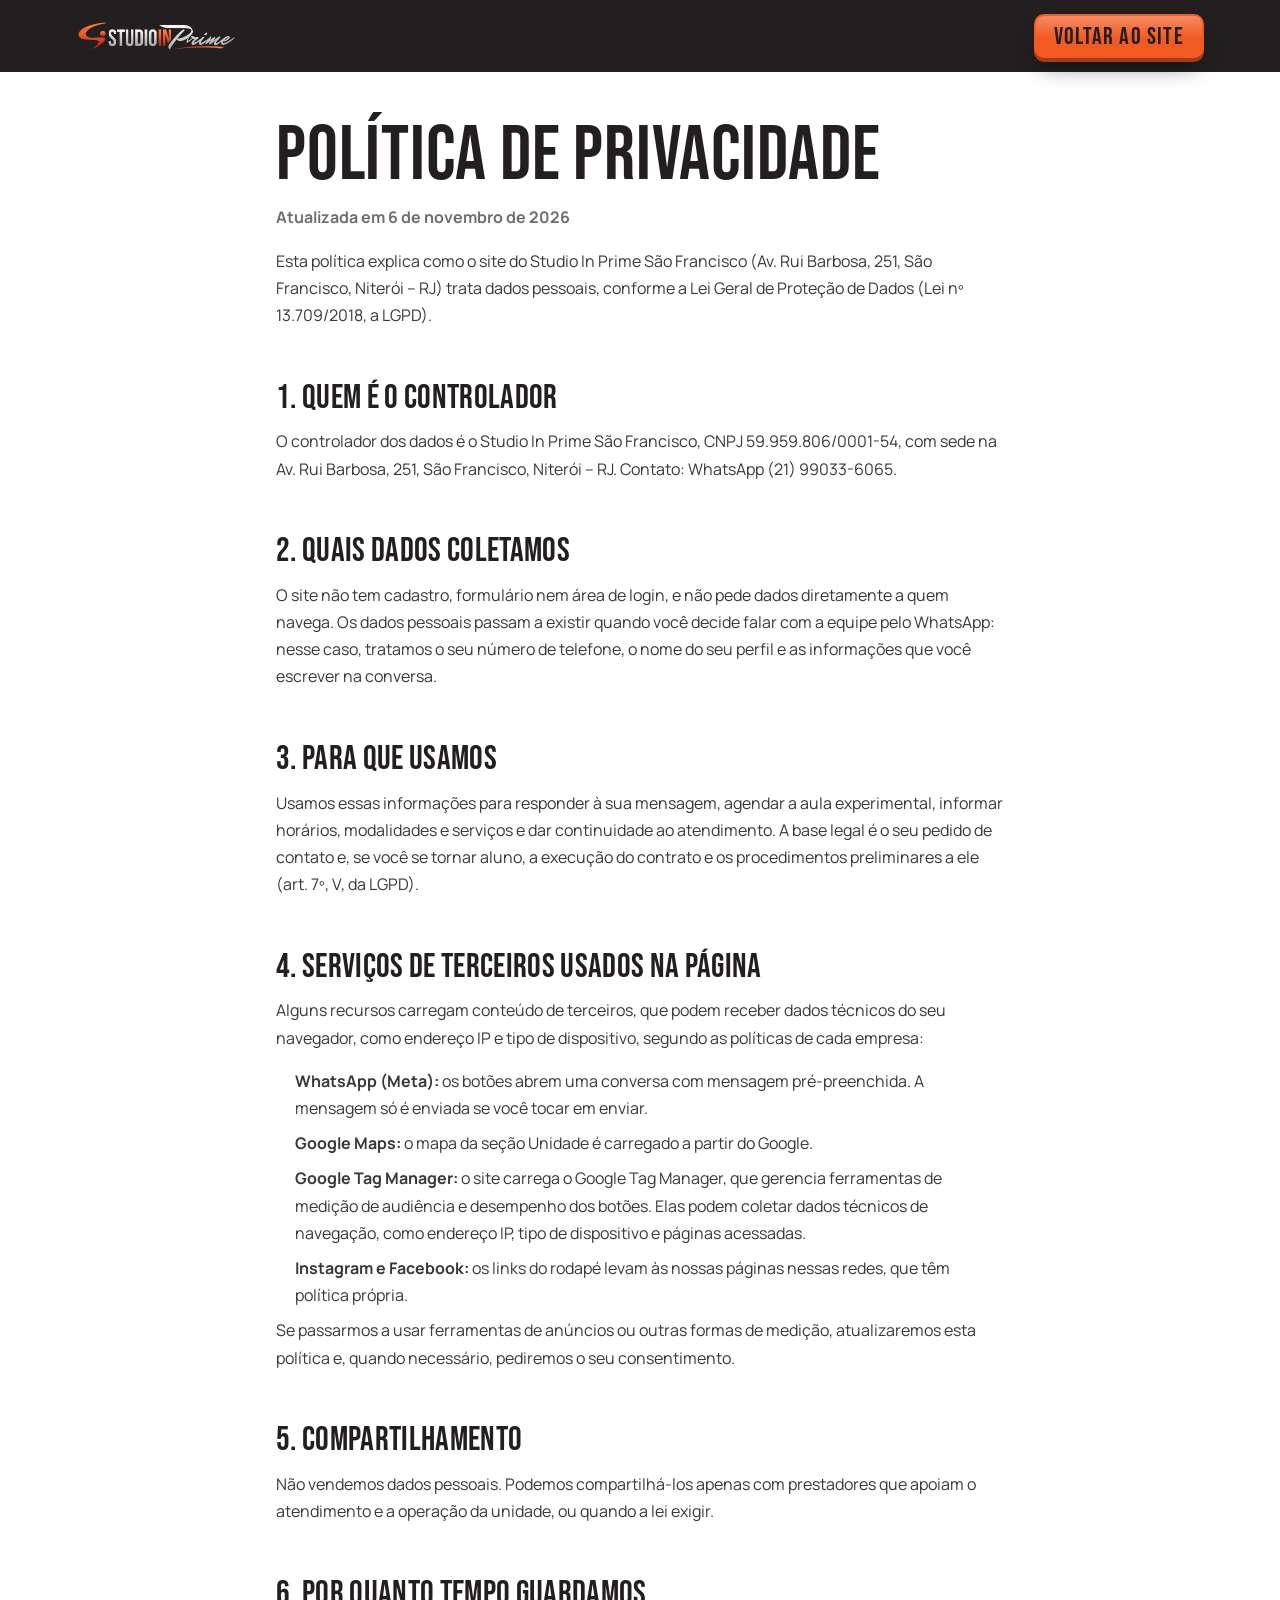
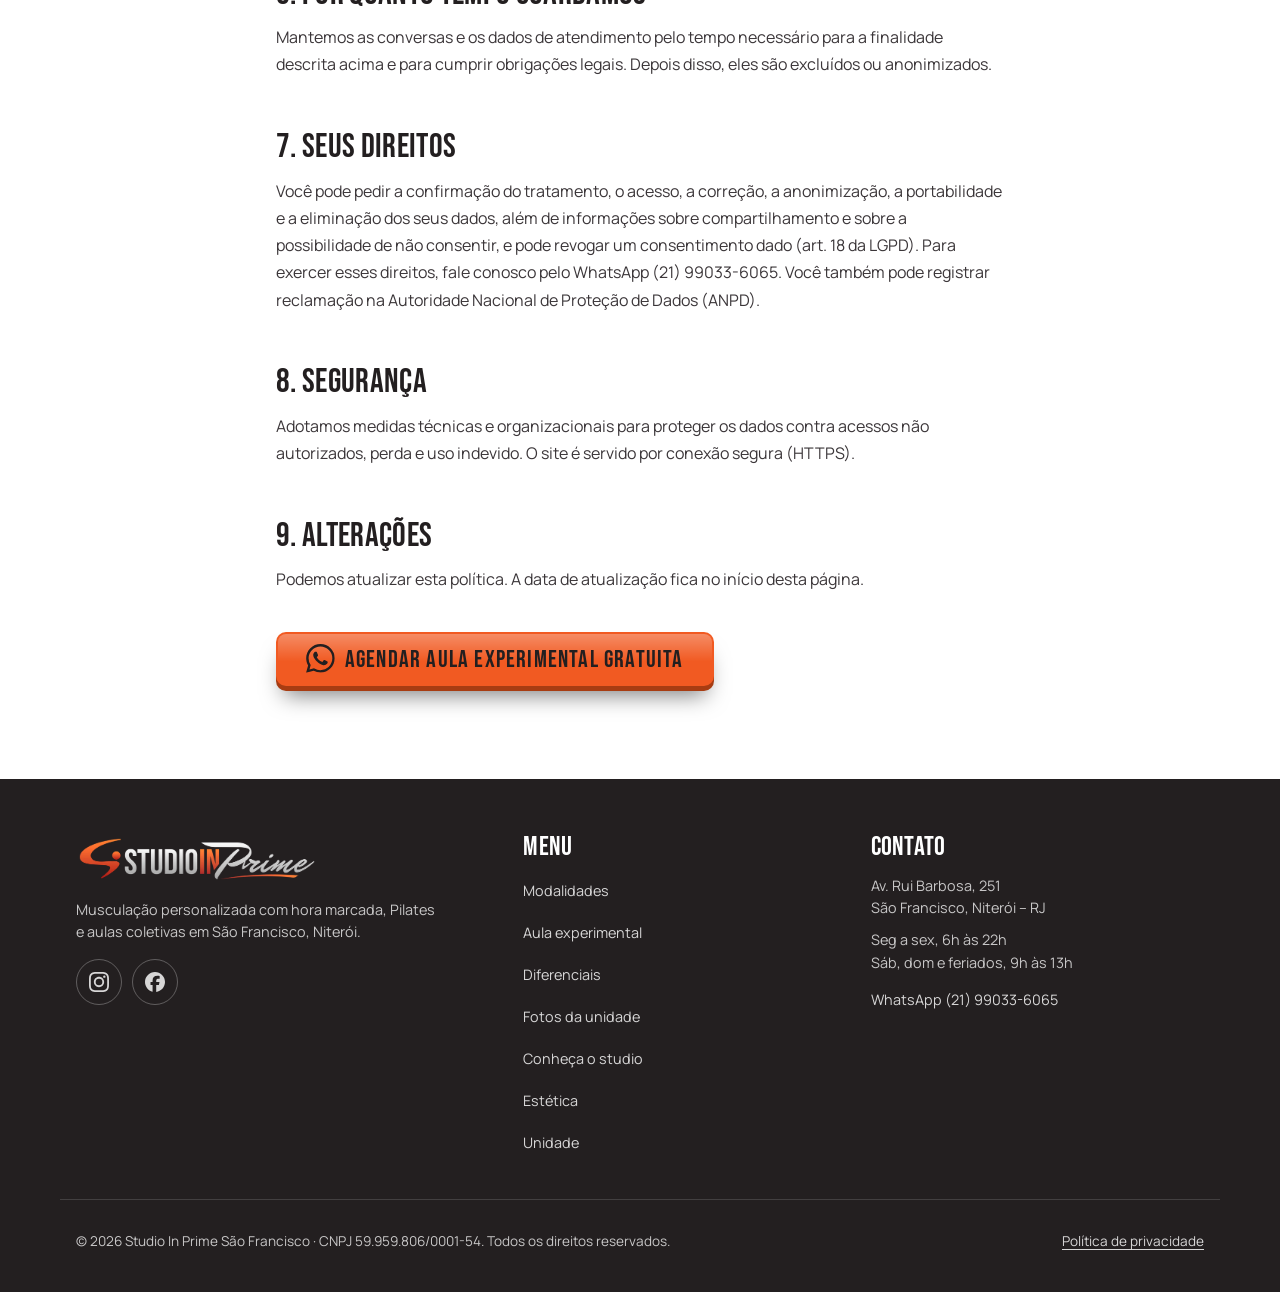
<file: privacidade.html>
<!DOCTYPE html>
<!--
  Feito por Michel Brotherhood
-->
<html lang="pt-BR">
<head>
  <meta charset="utf-8">
  <meta name="viewport" content="width=device-width, initial-scale=1">
  <!-- Google Tag Manager -->
  <script>
    window.dataLayer = window.dataLayer || [];
    function gtag(){dataLayer.push(arguments);}
    gtag('js', new Date());
    dataLayer.push({'gtm.start': new Date().getTime(), event: 'gtm.js'});
  </script>
  <script async src="https://www.googletagmanager.com/gtm.js?id=GTM-WJV7J6F4"></script>
  <!-- End Google Tag Manager -->
  <title>Política de Privacidade | Studio In Prime São Francisco</title>
  <meta name="description" content="Como o site do Studio In Prime São Francisco trata dados pessoais, conforme a LGPD.">
  <meta name="author" content="Feito por Michel Brotherhood">
  <meta name="theme-color" content="#231f20">
  <link rel="preload" as="font" type="font/woff2" href="assets/fonts/bebas-neue-latin-400-normal.woff2" crossorigin>
  <link rel="preload" as="font" type="font/woff2" href="assets/fonts/manrope-latin-400-normal.woff2" crossorigin>
  <link rel="preload" as="font" type="font/woff2" href="assets/fonts/manrope-latin-700-normal.woff2" crossorigin>
  <link rel="icon" type="image/png" sizes="48x48" href="assets/favicon-48.png">
  <link rel="icon" type="image/png" sizes="192x192" href="assets/favicon-192.png">
  <link rel="apple-touch-icon" href="assets/favicon-192.png">
  <link rel="preload" as="image" href="assets/logo-escuro-640.webp">
  <link rel="stylesheet" href="styles.css">
  
</head>
<body class="legal-page">
<!-- Google Tag Manager (noscript) -->
<noscript><iframe src="https://www.googletagmanager.com/ns.html?id=GTM-WJV7J6F4" height="0" width="0" style="display:none;visibility:hidden"></iframe></noscript>
<!-- End Google Tag Manager (noscript) -->
<svg width="0" height="0" style="position:absolute" aria-hidden="true" focusable="false"><symbol id="i-ig" viewBox="0 0 24 24"><path d="M7.0301.084c-1.2768.0602-2.1487.264-2.911.5634-.7888.3075-1.4575.72-2.1228 1.3877-.6652.6677-1.075 1.3368-1.3802 2.127-.2954.7638-.4956 1.6365-.552 2.914-.0564 1.2775-.0689 1.6882-.0626 4.947.0062 3.2586.0206 3.6671.0825 4.9473.061 1.2765.264 2.1482.5635 2.9107.308.7889.72 1.4573 1.388 2.1228.6679.6655 1.3365 1.0743 2.1285 1.38.7632.295 1.6361.4961 2.9134.552 1.2773.056 1.6884.069 4.9462.0627 3.2578-.0062 3.668-.0207 4.9478-.0814 1.28-.0607 2.147-.2652 2.9098-.5633.7889-.3086 1.4578-.72 2.1228-1.3881.665-.6682 1.0745-1.3378 1.3795-2.1284.2957-.7632.4966-1.636.552-2.9124.056-1.2809.0692-1.6898.063-4.948-.0063-3.2583-.021-3.6668-.0817-4.9465-.0607-1.2797-.264-2.1487-.5633-2.9117-.3084-.7889-.72-1.4568-1.3876-2.1228C21.2982 1.33 20.628.9208 19.8378.6165 19.074.321 18.2017.1197 16.9244.0645 15.6471.0093 15.236-.005 11.977.0014 8.718.0076 8.31.0215 7.0301.0839m.1402 21.6932c-1.17-.0509-1.8053-.2453-2.2287-.408-.5606-.216-.96-.4771-1.3819-.895-.422-.4178-.6811-.8186-.9-1.378-.1644-.4234-.3624-1.058-.4171-2.228-.0595-1.2645-.072-1.6442-.079-4.848-.007-3.2037.0053-3.583.0607-4.848.05-1.169.2456-1.805.408-2.2282.216-.5613.4762-.96.895-1.3816.4188-.4217.8184-.6814 1.3783-.9003.423-.1651 1.0575-.3614 2.227-.4171 1.2655-.06 1.6447-.072 4.848-.079 3.2033-.007 3.5835.005 4.8495.0608 1.169.0508 1.8053.2445 2.228.408.5608.216.96.4754 1.3816.895.4217.4194.6816.8176.9005 1.3787.1653.4217.3617 1.056.4169 2.2263.0602 1.2655.0739 1.645.0796 4.848.0058 3.203-.0055 3.5834-.061 4.848-.051 1.17-.245 1.8055-.408 2.2294-.216.5604-.4763.96-.8954 1.3814-.419.4215-.8181.6811-1.3783.9-.4224.1649-1.0577.3617-2.2262.4174-1.2656.0595-1.6448.072-4.8493.079-3.2045.007-3.5825-.006-4.848-.0608M16.953 5.5864A1.44 1.44 0 1 0 18.39 4.144a1.44 1.44 0 0 0-1.437 1.4424M5.8385 12.012c.0067 3.4032 2.7706 6.1557 6.173 6.1493 3.4026-.0065 6.157-2.7701 6.1506-6.1733-.0065-3.4032-2.771-6.1565-6.174-6.1498-3.403.0067-6.156 2.771-6.1496 6.1738M8 12.0077a4 4 0 1 1 4.008 3.9921A3.9996 3.9996 0 0 1 8 12.0077"/></symbol><symbol id="i-fb" viewBox="0 0 24 24"><path d="M9.101 23.691v-7.98H6.627v-3.667h2.474v-1.58c0-4.085 1.848-5.978 5.858-5.978.401 0 .955.042 1.468.103a8.68 8.68 0 0 1 1.141.195v3.325a8.623 8.623 0 0 0-.653-.036 26.805 26.805 0 0 0-.733-.009c-.707 0-1.259.096-1.675.309a1.686 1.686 0 0 0-.679.622c-.258.42-.374.995-.374 1.752v1.297h3.919l-.386 2.103-.287 1.564h-3.246v8.245C19.396 23.238 24 18.179 24 12.044c0-6.627-5.373-12-12-12s-12 5.373-12 12c0 5.628 3.874 10.35 9.101 11.647Z"/></symbol><symbol id="i-wa" viewBox="0 0 24 24"><path d="M17.472 14.382c-.297-.149-1.758-.867-2.03-.967-.273-.099-.471-.148-.67.15-.197.297-.767.966-.94 1.164-.173.199-.347.223-.644.075-.297-.15-1.255-.463-2.39-1.475-.883-.788-1.48-1.761-1.653-2.059-.173-.297-.018-.458.13-.606.134-.133.298-.347.446-.52.149-.174.198-.298.298-.497.099-.198.05-.371-.025-.52-.075-.149-.669-1.612-.916-2.207-.242-.579-.487-.5-.669-.51-.173-.008-.371-.01-.57-.01-.198 0-.52.074-.792.372-.272.297-1.04 1.016-1.04 2.479 0 1.462 1.065 2.875 1.213 3.074.149.198 2.096 3.2 5.077 4.487.709.306 1.262.489 1.694.625.712.227 1.36.195 1.871.118.571-.085 1.758-.719 2.006-1.413.248-.694.248-1.289.173-1.413-.074-.124-.272-.198-.57-.347m-5.421 7.403h-.004a9.87 9.87 0 01-5.031-1.378l-.361-.214-3.741.982.998-3.648-.235-.374a9.86 9.86 0 01-1.51-5.26c.001-5.45 4.436-9.884 9.888-9.884 2.64 0 5.122 1.03 6.988 2.898a9.825 9.825 0 012.893 6.994c-.003 5.45-4.437 9.884-9.885 9.884m8.413-18.297A11.815 11.815 0 0012.05 0C5.495 0 .16 5.335.157 11.892c0 2.096.547 4.142 1.588 5.945L.057 24l6.305-1.654a11.882 11.882 0 005.683 1.448h.005c6.554 0 11.89-5.335 11.893-11.893a11.821 11.821 0 00-3.48-8.413Z"/></symbol></svg>
<header class="legal-top"><div class="wrap"><a class="brand" href="index.html" aria-label="Voltar ao site"><img src="assets/logo-escuro-640.webp" width="640" height="127" alt="Studio In Prime"></a><a class="btn btn--small" href="index.html">Voltar ao site</a></div></header>
<main class="legal">
  <div class="wrap legal__in">
    <h1>Política de Privacidade</h1>
    <p class="legal__date">Atualizada em 6 de novembro de 2026</p>
    <p>Esta política explica como o site do Studio In Prime São Francisco (Av. Rui Barbosa, 251, São Francisco, Niterói – RJ) trata dados pessoais, conforme a Lei Geral de Proteção de Dados (Lei nº 13.709/2018, a LGPD).</p>

    <h2>1. Quem é o controlador</h2>
    <p>O controlador dos dados é o Studio In Prime São Francisco, CNPJ 59.959.806/0001-54, com sede na Av. Rui Barbosa, 251, São Francisco, Niterói – RJ. Contato: WhatsApp (21) 99033-6065.</p>

    <h2>2. Quais dados coletamos</h2>
    <p>O site não tem cadastro, formulário nem área de login, e não pede dados diretamente a quem navega. Os dados pessoais passam a existir quando você decide falar com a equipe pelo WhatsApp: nesse caso, tratamos o seu número de telefone, o nome do seu perfil e as informações que você escrever na conversa.</p>

    <h2>3. Para que usamos</h2>
    <p>Usamos essas informações para responder à sua mensagem, agendar a aula experimental, informar horários, modalidades e serviços e dar continuidade ao atendimento. A base legal é o seu pedido de contato e, se você se tornar aluno, a execução do contrato e os procedimentos preliminares a ele (art. 7º, V, da LGPD).</p>

    <h2>4. Serviços de terceiros usados na página</h2>
    <p>Alguns recursos carregam conteúdo de terceiros, que podem receber dados técnicos do seu navegador, como endereço IP e tipo de dispositivo, segundo as políticas de cada empresa:</p>
    <ul>
      <li><strong>WhatsApp (Meta):</strong> os botões abrem uma conversa com mensagem pré-preenchida. A mensagem só é enviada se você tocar em enviar.</li>
      <li><strong>Google Maps:</strong> o mapa da seção Unidade é carregado a partir do Google.</li>
      <li><strong>Google Tag Manager:</strong> o site carrega o Google Tag Manager, que gerencia ferramentas de medição de audiência e desempenho dos botões. Elas podem coletar dados técnicos de navegação, como endereço IP, tipo de dispositivo e páginas acessadas.</li>
      <li><strong>Instagram e Facebook:</strong> os links do rodapé levam às nossas páginas nessas redes, que têm política própria.</li>
    </ul>
    <p>Se passarmos a usar ferramentas de anúncios ou outras formas de medição, atualizaremos esta política e, quando necessário, pediremos o seu consentimento.</p>

    <h2>5. Compartilhamento</h2>
    <p>Não vendemos dados pessoais. Podemos compartilhá-los apenas com prestadores que apoiam o atendimento e a operação da unidade, ou quando a lei exigir.</p>

    <h2>6. Por quanto tempo guardamos</h2>
    <p>Mantemos as conversas e os dados de atendimento pelo tempo necessário para a finalidade descrita acima e para cumprir obrigações legais. Depois disso, eles são excluídos ou anonimizados.</p>

    <h2>7. Seus direitos</h2>
    <p>Você pode pedir a confirmação do tratamento, o acesso, a correção, a anonimização, a portabilidade e a eliminação dos seus dados, além de informações sobre compartilhamento e sobre a possibilidade de não consentir, e pode revogar um consentimento dado (art. 18 da LGPD). Para exercer esses direitos, fale conosco pelo WhatsApp (21) 99033-6065. Você também pode registrar reclamação na Autoridade Nacional de Proteção de Dados (ANPD).</p>

    <h2>8. Segurança</h2>
    <p>Adotamos medidas técnicas e organizacionais para proteger os dados contra acessos não autorizados, perda e uso indevido. O site é servido por conexão segura (HTTPS).</p>

    <h2>9. Alterações</h2>
    <p>Podemos atualizar esta política. A data de atualização fica no início desta página.</p>

    <p class="legal__cta"><a class="btn btn--primary btn--wa" href="https://wa.me/5521990336065?text=Ol%C3%A1%21%20Quero%20agendar%20uma%20aula%20experimental%20gratuita%20na%20unidade%20Studio%20In%20Prime%20S%C3%A3o%20Francisco.%20Quais%20hor%C3%A1rios%20est%C3%A3o%20dispon%C3%ADveis%3F" target="_blank" rel="noopener"><svg class="i-wa" aria-hidden="true"><use href="#i-wa"/></svg><span>Agendar aula experimental gratuita</span></a></p>
  </div>
</main>
<footer class="footer">
  <div class="wrap footer__grid">
    <div class="footer__brand">
      <img src="assets/logo-escuro-640.webp" width="640" height="127" alt="Studio In Prime" loading="lazy">
      <p>Musculação personalizada com hora marcada, Pilates e aulas coletivas em São Francisco, Niterói.</p>
      <ul class="social">
        <li><a href="https://www.instagram.com/studioin_prime/" target="_blank" rel="noopener" aria-label="Instagram do Studio In Prime"><svg aria-hidden="true"><use href="#i-ig"/></svg></a></li>
        <li><a href="https://www.facebook.com/studioinoficial/" target="_blank" rel="noopener" aria-label="Facebook do Studio In Prime"><svg aria-hidden="true"><use href="#i-fb"/></svg></a></li>
      </ul>
    </div>
    <nav class="footer__col" aria-label="Rodapé">
      <h2>Menu</h2>
      <a href="index.html#modalidades">Modalidades</a>
      <a href="index.html#experimental">Aula experimental</a>
      <a href="index.html#diferenciais">Diferenciais</a>
      <a href="index.html#galeria">Fotos da unidade</a>
      <a href="index.html#dono">Conheça o studio</a>
      <a href="index.html#estetica">Estética</a>
      <a href="index.html#unidade">Unidade</a>
    </nav>
    <div class="footer__col">
      <h2>Contato</h2>
      <p>Av. Rui Barbosa, 251<br>São Francisco, Niterói – RJ</p>
      <p>Seg a sex, 6h às 22h<br>Sáb, dom e feriados, 9h às 13h</p>
      <a href="https://wa.me/5521990336065?text=Ol%C3%A1%21%20Quero%20agendar%20uma%20aula%20experimental%20gratuita%20na%20unidade%20Studio%20In%20Prime%20S%C3%A3o%20Francisco.%20Quais%20hor%C3%A1rios%20est%C3%A3o%20dispon%C3%ADveis%3F" target="_blank" rel="noopener" data-cta="footer">WhatsApp (21) 99033-6065</a>
    </div>
  </div>
  <div class="wrap footer__legal">
    <p>© 2026 Studio In Prime São Francisco · CNPJ 59.959.806/0001-54. Todos os direitos reservados.</p>
    <a href="privacidade.html">Política de privacidade</a>
  </div>
</footer>
</body>
</html>
</file>
<file: styles.css>
/* Fontes hospedadas no próprio site (sem requisição ao Google; subset latin) */
@font-face{font-family:'Bebas Neue';font-style:normal;font-weight:400;font-display:swap;src:url(assets/fonts/bebas-neue-latin-400-normal.woff2) format('woff2')}
@font-face{font-family:'Manrope';font-style:normal;font-weight:400;font-display:swap;src:url(assets/fonts/manrope-latin-400-normal.woff2) format('woff2')}
@font-face{font-family:'Manrope';font-style:normal;font-weight:500;font-display:swap;src:url(assets/fonts/manrope-latin-500-normal.woff2) format('woff2')}
@font-face{font-family:'Manrope';font-style:normal;font-weight:600;font-display:swap;src:url(assets/fonts/manrope-latin-600-normal.woff2) format('woff2')}
@font-face{font-family:'Manrope';font-style:normal;font-weight:700;font-display:swap;src:url(assets/fonts/manrope-latin-700-normal.woff2) format('woff2')}
@font-face{font-family:'Manrope';font-style:normal;font-weight:800;font-display:swap;src:url(assets/fonts/manrope-latin-800-normal.woff2) format('woff2')}
/* Feito por Michel Brotherhood */
:root {
  --orange: #f15a22;
  --orange-d: #d94a14;
  --gray: #6d6e71;
  --purple: #6f2c91;
  --purple-d: #54206f;
  --dark: #231f20;
  --bg: #ffffff;
  --soft: #f5f3f6;
  --line: #e4e0e7;
  --wa: #12803f;
  --orange-hover: #ff6a35;
  --display: "Bebas Neue", "Arial Narrow", Impact, sans-serif;
  --sans: "Manrope", system-ui, -apple-system, "Segoe UI", sans-serif;
  --gutter-l: max(16px, env(safe-area-inset-left, 0px));
  --gutter-r: max(16px, env(safe-area-inset-right, 0px));
}
*, *::before, *::after { box-sizing: border-box; }
html { scroll-behavior: smooth; scroll-padding-top: 88px; }
body { margin: 0; font-family: var(--sans); color: var(--dark); background: var(--bg); line-height: 1.6; -webkit-font-smoothing: antialiased; overflow-x: clip; }
img, iframe { max-width: 100%; display: block; }
a { color: inherit; }
h1, h2, h3 { font-family: var(--display); font-weight: 400; line-height: .95; margin: 0 0 .5em; letter-spacing: .01em; text-transform: uppercase; text-wrap: balance; }
h2 { font-size: clamp(2.5rem, 8vw, 4.2rem); }
h3 { font-size: 2.2rem; }
p { margin: 0 0 1em; }
ul { list-style: none; padding: 0; margin: 0; }
.sr { position: absolute; width: 1px; height: 1px; overflow: hidden; clip: rect(0 0 0 0); white-space: nowrap; }

a, button { touch-action: manipulation; }
.skip { position: fixed; left: 12px; top: -80px; z-index: 100; padding: 12px 18px; border-radius: 8px; background: var(--orange); color: var(--dark); font-weight: 800; text-decoration: none; transition: top .15s; }
.skip:focus { top: calc(12px + env(safe-area-inset-top, 0px)); }
.wrap { max-width: 1160px; margin-inline: auto; padding-left: var(--gutter-l); padding-right: var(--gutter-r); }

/* Top bar: pílula flutuante sobre o hero */
.topbar { position: fixed; top: calc(10px + env(safe-area-inset-top, 0px)); left: 0; right: 0; z-index: 50; padding: 0 var(--gutter-r) 0 var(--gutter-l); pointer-events: none; }
.topbar__in { pointer-events: auto; max-width: 1160px; margin-inline: auto; display: flex; align-items: center; gap: 14px; padding: 6px 8px 6px 18px; border-radius: 999px; background: rgba(35,31,32,.55); border: 1px solid rgba(255,255,255,.14); backdrop-filter: blur(16px) saturate(1.3); -webkit-backdrop-filter: blur(16px) saturate(1.3); transition: background .25s, box-shadow .25s, border-color .25s; }
.topbar.is-solid .topbar__in { background: rgba(35,31,32,.94); border-color: rgba(255,255,255,.1); box-shadow: 0 14px 34px -16px rgba(0,0,0,.7); }
.brand { display: flex; align-items: center; min-height: 44px; line-height: 0; margin-right: auto; }
.brand img { height: 30px; width: auto; transition: transform .25s, filter .25s; }
.brand:hover img { transform: scale(1.05); filter: drop-shadow(0 0 14px rgba(241,90,34,.45)); }
.nav { display: none; }
.nav a { position: relative; font-family: var(--display); font-size: 1.25rem; letter-spacing: .09em; text-transform: uppercase; text-decoration: none; color: rgba(255,255,255,.88); padding: 8px 14px; border-radius: 999px; transition: color .15s, background .15s; }
.nav a:hover { color: #fff; background: rgba(255,255,255,.1); }
.nav a.is-active { color: var(--dark); background: #fff; }
.status { display: none; align-items: center; gap: 8px; margin: 0; padding: 0 4px; font-size: .78rem; font-weight: 700; line-height: 1.2; color: rgba(255,255,255,.85); white-space: nowrap; }
.status__dot { width: 9px; height: 9px; border-radius: 50%; background: #3ddc84; box-shadow: 0 0 0 0 rgba(61,220,132,.6); animation: pulse 2s infinite; }
.status.is-closed .status__dot { background: #9a9a9a; animation: none; }
@keyframes pulse { 70% { box-shadow: 0 0 0 8px rgba(61,220,132,0); } 100% { box-shadow: 0 0 0 0 rgba(61,220,132,0); } }
.btn--wa span { text-wrap: balance; }
.btn--small.btn--wa { font-size: 1.25rem; padding: 8px 16px 6px 14px; }
.btn--small.btn--wa .i-wa { margin-right: 8px; }
@media (max-width: 479px) { .btn { font-size: 1.35rem; letter-spacing: .04em; padding-inline: 18px; } .btn--wa .i-wa { margin-right: 8px; } .topbar__in { padding-left: 14px; } }
.btn--wa .i-wa { width: 1.2em; height: 1.2em; margin: -3px 10px 0 0; flex: none; fill: currentColor; }

/* Buttons */
.btn { display: inline-flex; align-items: center; justify-content: center; min-height: 54px; padding: 10px 28px 8px; border-radius: 10px; font-family: var(--display); font-size: 1.5rem; letter-spacing: .05em; text-transform: uppercase; line-height: 1; text-decoration: none; text-align: center; border: 2px solid transparent; transition: transform .15s, background .15s, color .15s, border-color .15s; }
.btn:hover { transform: translateY(-2px); }
:is(.btn, .link, .nav a, .float-wa):focus-visible { outline: 3px solid var(--orange); outline-offset: 3px; }
.btn--small { min-height: 44px; padding: 8px 18px 6px; white-space: nowrap; background: var(--orange); color: var(--dark); }
.btn--small:hover { background: var(--orange-hover); }
.btn--primary { background: var(--orange); color: var(--dark); }
.btn--primary:hover { background: var(--orange-hover); }
.btn--ghost { border-color: rgba(255,255,255,.6); color: #fff; }
.btn--ghost:hover { background: rgba(255,255,255,.12); }
.btn--outline { border-color: var(--purple); color: var(--purple); }
.btn--outline:hover { background: var(--purple); color: #fff; }
.btn--dark { background: var(--dark); color: #fff; }
.btn--dark:hover { background: #000; }
.actions { display: flex; flex-direction: column; gap: 12px; margin-top: 28px; }

/* Hero: vídeo em tela cheia */
.hero { position: relative; isolation: isolate; overflow: hidden; color: #fff; background: var(--dark); min-height: 100svh; display: flex; flex-direction: column; justify-content: flex-end; padding: 120px 0 0; }
.hero__media { position: absolute; inset: 0; z-index: -1; background: radial-gradient(70% 60% at 85% 20%, rgba(111,44,145,.55), transparent 70%), radial-gradient(60% 50% at 10% 90%, rgba(241,90,34,.28), transparent 70%), var(--dark); }
.hero__video { position: absolute; inset: 0; width: 100%; height: 100%; object-fit: cover; opacity: 0; transition: opacity .8s; }
.hero__video.is-ready { opacity: 1; }
.hero__shade { position: absolute; inset: 0; background: linear-gradient(180deg, rgba(35,31,32,.55) 0%, rgba(35,31,32,.15) 30%, rgba(35,31,32,.82) 72%, var(--dark) 100%), linear-gradient(90deg, rgba(35,31,32,.78) 0%, rgba(35,31,32,.2) 70%); }
.hero__slash { position: absolute; top: 0; bottom: 0; right: 9%; width: 3px; background: linear-gradient(180deg, transparent, var(--orange) 40%, var(--orange) 60%, transparent); transform: skewX(-18deg); opacity: .8; display: none; }
.hero > .wrap { width: 100%; }
.hero__body { position: relative; padding-bottom: 40px; }
.eyebrow { display: inline-flex; align-items: center; gap: 12px; font-family: var(--display); font-size: 1.3rem; letter-spacing: .18em; color: #fff; margin: 0 0 14px; text-transform: uppercase; }
.eyebrow__bar { width: 34px; height: 3px; background: var(--orange); transform: skewX(-30deg); }
.hero h1 { font-size: clamp(3.3rem, 14vw, 7.4rem); line-height: .88; margin-bottom: .35em; max-width: 13ch; text-shadow: 0 2px 30px rgba(0,0,0,.35); }
.hero h1 .hl { display: block; color: var(--orange); }
.lead { font-size: 1.12rem; line-height: 1.65; color: var(--gray); max-width: 60ch; }
.hero .lead { color: rgba(255,255,255,.92); max-width: 52ch; }
.hero__factswrap { position: relative; padding-bottom: 64px; }
.micro { margin: 14px 0 0; font-size: .82rem; line-height: 1.4; color: rgba(255,255,255,.7); }
.facts { display: grid; grid-template-columns: 1fr 1fr; gap: 1px; margin-top: 8px; border: 1px solid rgba(255,255,255,.16); border-radius: 18px; overflow: hidden; background: rgba(255,255,255,.16); backdrop-filter: blur(14px); -webkit-backdrop-filter: blur(14px); }
.facts li { padding: 16px 16px 14px; background: rgba(35,31,32,.6); }
.facts strong { display: block; font-family: var(--display); font-weight: 400; font-size: 2.3rem; line-height: 1; letter-spacing: .02em; color: var(--orange); }
.facts span { display: block; margin-top: 4px; font-size: .85rem; line-height: 1.35; color: rgba(255,255,255,.82); }

/* Ticker */
.ticker-wrap { position: relative; z-index: 3; margin-top: -62px; padding: 34px 0 30px; overflow: hidden; }
.ticker { width: 106%; margin-left: -3%; padding: 12px 0 8px; background: var(--orange); color: var(--dark); transform: rotate(-1.6deg); box-shadow: 0 14px 30px -14px rgba(0,0,0,.5); }
.ticker__track { display: flex; width: max-content; animation: tick 45s linear infinite; }
.ticker__list { display: flex; }
.ticker__list li { position: relative; padding: 0 30px; font-family: var(--display); font-size: 2rem; line-height: 1.1; letter-spacing: .06em; text-transform: uppercase; white-space: nowrap; }
.ticker__list li::after { content: ""; position: absolute; right: -6px; top: 50%; width: 11px; height: 11px; margin-top: -5px; background: var(--purple); transform: skewX(-18deg); }
.ticker:hover .ticker__track { animation-play-state: paused; }
@keyframes tick { to { transform: translateX(-50%); } }

/* Sections */
.section { padding: 80px 0; }
.section--first { padding-top: 40px; }
.section h2::before { content: ""; display: block; width: 64px; height: 7px; margin-bottom: 18px; background: linear-gradient(90deg, var(--orange), var(--purple)); transform: skewX(-20deg); }
.head { margin-bottom: 36px; }
.head h2 { max-width: 16ch; margin: 0; }

/* Modalidades */
.mods { display: grid; gap: 20px; }
.mod { display: flex; flex-direction: column; align-items: flex-start; padding: 30px 28px 28px; background: #fff; border: 1px solid var(--line); border-radius: 16px; }
.mod__icon { display: grid; place-items: center; width: 60px; height: 60px; border-radius: 14px; color: #fff; background: linear-gradient(135deg, var(--orange), var(--purple)); }
.mod__icon svg, .amen svg { width: 28px; height: 28px; fill: none; stroke: currentColor; stroke-width: 1.8; stroke-linecap: round; stroke-linejoin: round; }
.mod h3 { margin: 22px 0 8px; color: var(--purple); }
.mod p { color: var(--gray); }
.mod .link { margin-top: auto; }
.mod--dark { background: var(--dark); border-color: var(--dark); color: #fff; }
.mod--dark h3 { color: #fff; }
.mod--dark p { color: rgba(255,255,255,.8); margin-bottom: 14px; }
.link { display: inline-flex; align-items: center; min-height: 44px; font-weight: 800; color: var(--purple); text-decoration: underline; text-underline-offset: 4px; text-decoration-thickness: 2px; }
.link:hover { color: var(--orange); }
.link--light { color: #fff; margin-top: 22px !important; }
.link--light:hover { color: var(--orange); }
.chips { display: flex; flex-wrap: wrap; gap: 8px; }
.chips li { padding: 6px 14px; border: 1.5px solid var(--purple); border-radius: 999px; color: var(--purple); font-size: .88rem; font-weight: 700; }
.chips--light li { border-color: rgba(255,255,255,.4); background: rgba(255,255,255,.07); color: #fff; }

/* Espaço (vídeos verticais) */
.reels { display: grid; grid-auto-flow: column; grid-auto-columns: 74%; gap: 14px; overflow-x: auto; scroll-snap-type: x mandatory; margin-inline: calc(var(--gutter-l) * -1) calc(var(--gutter-r) * -1); padding: 0 var(--gutter-r) 10px var(--gutter-l); scroll-padding-inline: var(--gutter-l); overscroll-behavior-x: contain; }
.reel { position: relative; margin: 0; aspect-ratio: 9 / 16; max-width: 100%; border-radius: 16px; overflow: hidden; background: var(--dark); scroll-snap-align: start; }
.reel video { display: block; width: 100%; height: 100%; object-fit: cover; }
.reel figcaption { position: absolute; inset: auto 0 0 0; padding: 64px 16px 16px; background: linear-gradient(180deg, rgba(35,31,32,0), rgba(35,31,32,.85)); color: #fff; font-family: var(--display); font-size: 1.7rem; line-height: 1; letter-spacing: .03em; text-transform: uppercase; pointer-events: none; }
.reel__btn { position: absolute; top: 12px; right: 12px; display: grid; place-items: center; width: 44px; height: 44px; padding: 0; border: 0; border-radius: 50%; background: rgba(35,31,32,.72); color: #fff; cursor: pointer; }
.reel__btn:hover { background: var(--dark); }
.reel__btn:focus-visible { outline: 3px solid var(--orange); outline-offset: 2px; }
.reel__btn svg { width: 22px; height: 22px; fill: none; stroke: currentColor; stroke-width: 2.4; stroke-linecap: round; stroke-linejoin: round; }
.reel__btn .i-play { display: none; fill: currentColor; }
.reel.is-paused .i-pause { display: none; }
.reel.is-paused .i-play { display: inline; }

/* Mensagem do dono */
.dono { display: grid; gap: 32px; align-items: center; }
.dono > * { min-width: 0; }
.dono__video { width: 100%; max-width: 340px; margin-inline: auto; aspect-ratio: 9 / 16; border-radius: 16px; overflow: hidden; background: var(--dark); box-shadow: 0 28px 50px -28px rgba(35,31,32,.6); }
.dono__video video { display: block; width: 100%; height: 100%; object-fit: cover; }

/* Conforto */
.section--purple { position: relative; overflow: hidden; color: #fff; background: linear-gradient(135deg, var(--purple), var(--purple-d)); }
.section--purple::after { content: ""; position: absolute; top: -20%; right: -6%; width: 22%; height: 140%; transform: skewX(-18deg); background: linear-gradient(180deg, rgba(241,90,34,.28), rgba(241,90,34,0)); pointer-events: none; }
.conforto { position: relative; z-index: 1; display: grid; gap: 36px; align-items: center; }
.conforto > * { min-width: 0; }
.section--purple .lead { color: rgba(255,255,255,.92); }
.amen { display: grid; gap: 10px; }
.amen li { display: flex; align-items: center; gap: 14px; padding: 12px 16px 12px 12px; border-radius: 14px; background: rgba(255,255,255,.12); font-weight: 700; }
.amen li > span { flex: none; display: grid; place-items: center; width: 46px; height: 46px; border-radius: 12px; background: #fff; color: var(--purple); }
.amen li > span svg { width: 24px; height: 24px; }
.amen .amen__prime { background: var(--dark); }
.amen b { margin-left: auto; padding: 3px 10px 1px; border-radius: 6px; background: var(--orange); color: var(--dark); font-family: var(--display); font-weight: 400; font-size: 1.05rem; letter-spacing: .06em; text-transform: uppercase; white-space: nowrap; }

/* Planos */
.plans { display: grid; gap: 28px; margin-top: 8px; }
.plan { position: relative; display: flex; flex-direction: column; padding: 34px 28px 28px; background: #fff; border: 1px solid var(--line); border-radius: 16px; }
.plan h3 { font-size: 2.8rem; margin-bottom: 8px; color: var(--purple); }
.plan__lead { color: var(--gray); }
.plan__tag { position: absolute; top: -15px; left: 24px; padding: 5px 14px 3px; border-radius: 6px; background: var(--orange); color: var(--dark); font-family: var(--display); font-size: 1.25rem; letter-spacing: .08em; text-transform: uppercase; }
.plan .btn { margin-top: 26px; width: 100%; }
.plan--featured { background: var(--dark); border: 2px solid var(--orange); color: #fff; box-shadow: 0 28px 50px -26px rgba(241,90,34,.6); }
.plan--featured h3 { color: var(--orange); }
.plan--featured .plan__lead { color: rgba(255,255,255,.82); }
.checks { margin-top: 6px; }
.checks li { display: flex; align-items: center; gap: 12px; padding: 13px 0; border-bottom: 1px solid var(--line); font-weight: 600; }
.checks li:last-child { border-bottom: 0; }
.plan--featured .checks li { border-color: rgba(255,255,255,.14); }
.checks i { position: relative; flex: none; width: 24px; height: 24px; border-radius: 50%; }
.checks .yes i { background: var(--purple); }
.plan--featured .yes i { background: var(--orange); }
.checks .yes i::after { content: ""; position: absolute; left: 8px; top: 4px; width: 6px; height: 11px; border: solid #fff; border-width: 0 2.5px 2.5px 0; transform: rotate(45deg); }
.plan--featured .yes i::after { border-color: var(--dark); }
.checks .no { color: var(--gray); font-weight: 500; }
.checks .no i { border: 2px solid var(--line); }
.checks .no i::after { content: ""; position: absolute; left: 5px; top: 9.5px; width: 10px; height: 2px; background: var(--gray); opacity: .7; }
.terms { display: grid; gap: 14px; margin-top: 40px; padding-top: 28px; border-top: 1px solid var(--line); }
.terms p { margin: 0; max-width: 72ch; color: var(--gray); }

/* Estética */
.section--soft { background: var(--soft); }
.estetica { display: grid; gap: 36px; align-items: center; }
.estetica > * { min-width: 0; }
.services { display: grid; grid-template-columns: repeat(2, minmax(0, 1fr)); gap: 12px; }
.services li { display: flex; align-items: center; min-width: 0; min-height: 84px; padding: 14px 12px 12px 20px; position: relative; background: #fff; border: 1px solid var(--line); border-radius: 12px; font-family: var(--display); font-size: 1.35rem; line-height: 1.05; letter-spacing: .03em; text-transform: uppercase; color: var(--purple); overflow-wrap: anywhere; }
.services li::before { content: ""; position: absolute; left: 0; top: 14px; bottom: 14px; width: 5px; border-radius: 3px; background: var(--orange); }

/* Unidade */
.section--unit { position: relative; padding-bottom: 120px; color: #fff; background: radial-gradient(700px 360px at 0% 0%, rgba(111,44,145,.5), transparent 60%), var(--dark); }
.unit { display: grid; gap: 36px; }
.unit > * { min-width: 0; }
.unit address { margin-bottom: 26px; font-style: normal; font-weight: 700; font-size: 1.15rem; }
.unit__tel { margin: 0 0 22px; font-weight: 600; }
.unit__tel a { display: inline-flex; align-items: center; min-height: 44px; font-weight: 800; color: #fff; text-underline-offset: 4px; }
.unit__tel a:hover { color: var(--orange); }
.hours { display: grid; gap: 18px; margin-bottom: 26px; }
.hours div { padding-left: 16px; border-left: 4px solid var(--orange); }
.hours span { display: block; font-size: .92rem; color: rgba(255,255,255,.75); }
.hours strong { display: block; font-family: var(--display); font-weight: 400; font-size: 3rem; line-height: 1; letter-spacing: .02em; }
.map { overflow: hidden; border-radius: 16px; min-height: 340px; background: #2f2a2c; }
.map iframe { width: 100%; height: 100%; min-height: 340px; border: 0; }
.map--card { display: grid; place-content: center; justify-items: center; gap: 10px; padding: 32px 20px; text-align: center; background: radial-gradient(500px 260px at 100% 0%, rgba(241,90,34,.4), transparent 60%), linear-gradient(135deg, var(--purple), var(--purple-d)); }
.map--card p { margin: 0; }
.map__rua { font-family: var(--display); font-size: 2.4rem; line-height: 1; text-transform: uppercase; }
.map__bairro { margin-bottom: 12px !important; color: rgba(255,255,255,.88); }

/* CTA final */
.cta-final { position: relative; margin-top: -48px; padding: 96px 0 64px; color: var(--dark); background: linear-gradient(120deg, var(--orange), var(--orange-d)); clip-path: polygon(0 40px, 100% 0, 100% 100%, 0 100%); }
.cta-final__inner { display: grid; gap: 28px; align-items: center; }
.cta-final h2 { font-size: clamp(2.6rem, 8vw, 4.4rem); margin-bottom: 12px; }
.cta-final p { margin: 0; font-size: 1.12rem; font-weight: 600; max-width: 52ch; }

/* Footer + floating */
.footer { padding: 36px 0 112px; background: var(--dark); color: rgba(255,255,255,.75); font-size: .9rem; }
.footer .wrap { display: flex; flex-direction: column; align-items: flex-start; gap: 14px; }
.footer img { height: 48px; width: auto; }
.footer p { margin: 0; }
.float-wa { position: fixed; right: calc(16px + env(safe-area-inset-right, 0px)); bottom: calc(16px + env(safe-area-inset-bottom, 0px)); z-index: 55; display: inline-flex; align-items: center; justify-content: center; gap: 10px; min-width: 60px; height: 60px; padding: 0 16px; border-radius: 999px; background: var(--wa); color: #fff; text-decoration: none; box-shadow: 0 10px 28px rgba(0,0,0,.35); transition: transform .2s, opacity .25s; }
.float-wa .i-wa { width: 28px; height: 28px; fill: currentColor; flex: none; }
.float-wa__txt { display: none; font-weight: 800; font-size: .95rem; white-space: nowrap; }
.js .float-wa:not(.is-on) { opacity: 0; transform: translateY(16px); pointer-events: none; }
.float-wa:hover { transform: scale(1.07); }

@media (min-width: 720px) {
  .actions { flex-direction: row; flex-wrap: wrap; }
  .facts { grid-template-columns: repeat(4, 1fr); }
  .facts li { padding: 20px 22px 18px; }
  .status.is-on { display: inline-flex; }
  .float-wa__txt { display: inline; }
  .float-wa { padding: 0 22px 0 18px; }
  .hero__slash { display: block; }
  .mods { grid-template-columns: repeat(3, 1fr); }
  .plans { grid-template-columns: 1fr 1fr; align-items: stretch; }
  .services { gap: 14px; }
  .services li { font-size: 1.55rem; padding-left: 22px; }
  .hours { grid-template-columns: 1fr 1fr; }
  .cta-final__inner { grid-template-columns: 1fr auto; gap: 48px; }
  .footer .wrap { flex-direction: row; align-items: center; justify-content: space-between; }
  .footer { padding-bottom: 40px; }
}
@media (min-width: 900px) {
  .nav { display: flex; gap: 2px; margin: 0 auto; }
  .brand { margin-right: 0; }
  .brand img { height: 40px; }
  .topbar__in { padding: 7px 8px 7px 22px; }
  .hero { padding-top: 140px; }
  .hero__body { padding-bottom: 48px; }
  .hero h1 { font-size: clamp(4.2rem, 6vw, 5.8rem); max-width: 20ch; }
  .section { padding: 104px 0; }
  .section--first { padding-top: 56px; }
  .reels { grid-auto-flow: row; grid-template-columns: repeat(3, minmax(0, 1fr)); grid-auto-columns: auto; gap: 20px; overflow: visible; margin-inline: 0; padding: 0; }
  .dono { grid-template-columns: 1fr minmax(0, 340px); gap: 80px; }
  .dono__video { margin-inline: 0; justify-self: center; }
  .conforto { grid-template-columns: 1fr 1fr; gap: 64px; }
  .estetica { grid-template-columns: 1fr 1fr; gap: 64px; }
  .unit { grid-template-columns: 1fr 1.1fr; gap: 64px; align-items: stretch; }
  .section--unit { padding-bottom: 140px; }
  .cta-final { padding: 112px 0 80px; }
}
@media (prefers-reduced-motion: reduce) {
  html { scroll-behavior: auto; }
  .btn, .skip, .float-wa { transition: none; }
  .ticker__track { animation: none; width: auto; flex-wrap: wrap; justify-content: center; }
  .ticker__list[aria-hidden="true"] { display: none; }
  .ticker__list { flex-wrap: wrap; justify-content: center; row-gap: 4px; }
}

@media (max-width: 359px) { .eyebrow { letter-spacing: .12em; font-size: 1.15rem; } .hero h1 { font-size: 2.8rem; } }

/* Tablets e celular deitado */
@media (min-width: 480px) and (max-width: 899px) { .hero h1 { font-size: clamp(3.6rem, 9.5vw, 5.4rem); max-width: 20ch; } }
@media (max-height: 520px) and (orientation: landscape) { .hero { min-height: 0; padding-top: 96px; } .hero h1 { font-size: clamp(2.6rem, 7vw, 3.6rem); max-width: 24ch; } .hero .lead { font-size: 1rem; } .hero__factswrap { padding-bottom: 56px; } }

/* Mobile: vídeo mais visível e botão de pausa fora do texto */
@media (max-width: 899px) {
  .hero { padding-top: 140px; }
  .hero__shade { background: linear-gradient(180deg, rgba(35,31,32,.5) 0%, rgba(35,31,32,.05) 25%, rgba(35,31,32,.68) 55%, rgba(35,31,32,.94) 80%, var(--dark) 100%); }
}


/* ============================================================
   Atualização: copy de musculação/experimental, botões 3D e animações
   ============================================================ */
.brand img { height: 30px; }
@media (min-width: 480px) { .brand img { height: 36px; } }
.lbl-short { display: none; }
@media (max-width: 479px) { .lbl-full { display: none; } .lbl-short { display: inline; } }

/* Barra de progresso de rolagem */
.progress { position: fixed; z-index: 70; top: 0; left: 0; right: 0; height: 3px; background: linear-gradient(90deg, var(--orange), var(--purple)); transform-origin: 0 50%; transform: scaleX(var(--p, 0)); pointer-events: none; }

/* Botões 3D: face, borda inferior que "afunda" ao clicar, brilho e varredura de luz */
.btn { --edge: #8f3510; --depth: 5px; position: relative; isolation: isolate; overflow: hidden; margin-bottom: var(--depth); box-shadow: 0 var(--depth) 0 var(--edge), 0 calc(var(--depth) + 12px) 22px -8px rgba(0,0,0,.5); transition: transform .12s ease, box-shadow .12s ease, background .2s, color .2s, border-color .2s; will-change: transform; }
.btn::before { content: ""; position: absolute; inset: 0; z-index: -1; background: linear-gradient(180deg, rgba(255,255,255,.3) 0%, rgba(255,255,255,0) 55%); pointer-events: none; }
.btn::after { content: ""; position: absolute; top: -10%; bottom: -10%; left: -70%; width: 38%; background: linear-gradient(100deg, transparent, rgba(255,255,255,.6), transparent); transform: skewX(-20deg); pointer-events: none; transition: left .65s ease; }
.btn:hover { transform: translateY(-3px); box-shadow: 0 calc(var(--depth) + 3px) 0 var(--edge), 0 calc(var(--depth) + 18px) 28px -8px rgba(0,0,0,.55); }
.btn:hover::after { left: 135%; }
.btn:active { transform: translateY(var(--depth)); box-shadow: 0 0 0 var(--edge), 0 3px 8px -4px rgba(0,0,0,.5); transition-duration: .05s; }
.btn--primary, .btn--small { --edge: #a73c12; }
.btn--primary:hover, .btn--small:hover { background: var(--orange-hover); }
.btn--ghost { --edge: rgba(255,255,255,.28); background: rgba(255,255,255,.08); backdrop-filter: blur(8px); -webkit-backdrop-filter: blur(8px); }
.btn--ghost:hover { background: rgba(255,255,255,.2); }
.btn--outline { --edge: var(--purple-d); background: #fff; }
.btn--outline:hover { background: var(--purple); color: #fff; }
.btn--dark { --edge: #000; }
.btn--dark:hover { background: #17141a; }
.plan--featured .btn--primary { --edge: #8f3510; }
.btn--small { --depth: 4px; margin-bottom: 0; }
.btn--small:active { transform: translateY(var(--depth)); }
.hero .btn--primary::after, .exp .btn--primary::after { animation: sweep 5s ease-in-out infinite 2.5s; }
@keyframes sweep { 0%, 62% { left: -70%; } 82%, 100% { left: 135%; } }
.float-wa { --edge: #0a4f26; box-shadow: 0 5px 0 var(--edge), 0 18px 28px -8px rgba(0,0,0,.5); transition: transform .12s, box-shadow .12s, opacity .25s; }
.float-wa:hover { transform: translateY(-3px) scale(1.04); box-shadow: 0 8px 0 var(--edge), 0 22px 32px -8px rgba(0,0,0,.55); }
.float-wa:active { transform: translateY(5px); box-shadow: 0 0 0 var(--edge), 0 3px 8px -4px rgba(0,0,0,.5); }
.js .float-wa:not(.is-on) { transform: translateY(18px); }

/* Primeira tela: faixa com 3 diferenciais */
.facts--3 { grid-template-columns: 1fr; }
.facts--3 li { display: flex; align-items: center; gap: 14px; padding: 14px 18px; transition: background .25s; }
.facts--3 li:hover { background: rgba(60,52,55,.75); }
.facts--3 svg { flex: none; width: 30px; height: 30px; fill: none; stroke: var(--orange); stroke-width: 1.7; stroke-linecap: round; stroke-linejoin: round; transition: transform .3s; }
.facts--3 li:hover svg { transform: scale(1.18) rotate(-6deg); }
.facts--3 strong { margin: 0; font-size: 1.7rem; color: #fff; }
@media (min-width: 720px) { .facts--3 { grid-template-columns: repeat(3, 1fr); } .facts--3 li { padding: 20px 24px; } .facts--3 strong { font-size: 2rem; } }
.hero h1 { max-width: 14ch; }
.head h2 { max-width: 20ch; }

/* Seção de aula experimental */
.section--exp { padding: 8px 0 72px; }
.exp__card { position: relative; isolation: isolate; overflow: hidden; padding: 40px 24px 34px; border-radius: 24px; color: #fff; background: radial-gradient(520px 300px at 100% 0%, rgba(241,90,34,.55), transparent 62%), radial-gradient(520px 340px at 0% 100%, rgba(111,44,145,.75), transparent 60%), var(--dark); box-shadow: 0 34px 60px -32px rgba(35,31,32,.75); }
.exp__card::before { content: "1"; position: absolute; z-index: -1; right: 18px; bottom: -48px; font-family: var(--display); font-size: 16rem; line-height: 1; color: transparent; -webkit-text-stroke: 2px rgba(255,255,255,.13); pointer-events: none; }
.exp__card::after { content: ""; position: absolute; z-index: -1; top: -30%; bottom: -30%; right: 26%; width: 80px; transform: skewX(-18deg); background: linear-gradient(180deg, rgba(241,90,34,0), rgba(241,90,34,.5), rgba(241,90,34,0)); animation: drift 9s ease-in-out infinite alternate; }
@keyframes drift { to { transform: translateX(60px) skewX(-18deg); } }
.exp__tag { display: inline-block; margin-bottom: 20px; padding: 5px 14px 3px; border-radius: 6px; background: var(--orange); color: var(--dark); font-family: var(--display); font-size: 1.25rem; letter-spacing: .1em; text-transform: uppercase; }
.exp h2 { max-width: 16ch; }
.exp .lead { color: rgba(255,255,255,.9); max-width: 56ch; }
.exp__row { display: flex; flex-wrap: wrap; align-items: center; gap: 22px 26px; margin-top: 28px; }
.exp__badge { display: inline-flex; align-items: center; padding: 8px 18px 6px; border: 2px dashed rgba(255,255,255,.5); border-radius: 10px; font-family: var(--display); font-size: 1.6rem; letter-spacing: .06em; text-transform: uppercase; color: #fff; }
@media (min-width: 900px) { .exp__card { padding: 60px 60px 56px; } .exp__card::before { font-size: 26rem; right: 40px; bottom: -90px; } .section--exp { padding-bottom: 96px; } }

/* Planos: informação comum */
.terms p { font-size: 1.05rem; color: var(--dark); }

/* Hovers */
.mod, .plan, .reel, .services li, .amen li, .hours > div, .chips li { transition: transform .3s cubic-bezier(.2,.7,.2,1), box-shadow .3s, border-color .3s, background .3s, color .3s; }
.mod:hover { transform: translateY(-8px); border-color: var(--purple); box-shadow: 0 28px 44px -24px rgba(111,44,145,.45); }
.mod--dark:hover { border-color: var(--orange); box-shadow: 0 28px 44px -20px rgba(241,90,34,.45); }
.mod__icon { transition: transform .35s cubic-bezier(.3,1.6,.5,1); }
.mod:hover .mod__icon { transform: rotate(-9deg) scale(1.12); }
.link { transition: color .2s, text-decoration-thickness .2s, text-underline-offset .2s; }
.link:hover { text-decoration-thickness: 4px; text-underline-offset: 7px; }
.link .arr { display: inline-block; margin-left: .35em; transition: transform .25s; }
.link:hover .arr { transform: translateX(7px); }
.chips--light li:hover { background: var(--orange); border-color: var(--orange); color: var(--dark); transform: translateY(-2px); }
.plan:hover { transform: translateY(-6px); box-shadow: 0 26px 44px -26px rgba(35,31,32,.35); }
.plan--featured:hover { box-shadow: 0 34px 56px -22px rgba(241,90,34,.75); }
.checks li { transition: transform .2s; }
.checks li:hover { transform: translateX(5px); }
.services li:hover { transform: translateX(6px); background: var(--purple); color: #fff; border-color: var(--purple); box-shadow: 0 16px 28px -16px rgba(111,44,145,.6); }
.services li::before { transition: width .25s; }
.services li:hover::before { width: 11px; }
.amen li:hover { transform: translateX(8px); background: rgba(255,255,255,.2); }
.amen li > span { transition: transform .3s cubic-bezier(.3,1.6,.5,1); }
.amen li:hover > span { transform: rotate(-8deg) scale(1.1); }
.hours > div:hover { border-left-width: 10px; }
.hours > div { transition: border-width .2s; }
.reel video { transition: transform .8s cubic-bezier(.2,.7,.2,1); }
.reel:hover video { transform: scale(1.07); }
.reel:hover { box-shadow: 0 26px 40px -24px rgba(35,31,32,.6); }
.dono__video { transition: transform .4s, box-shadow .4s; }
.dono__video:hover { transform: translateY(-6px) rotate(-.6deg); box-shadow: 0 38px 56px -26px rgba(35,31,32,.7); }
.nav a { transition: color .15s, background .15s, transform .2s; }
.nav a:hover { transform: translateY(-1px); }

/* Entrada do hero (CSS puro) */
@keyframes rise { from { opacity: 0; transform: translateY(26px); } to { opacity: 1; transform: none; } }
.hero__body > *, .hero__factswrap { animation: rise .8s cubic-bezier(.2,.7,.2,1) both; }
.hero__body > :nth-child(1) { animation-delay: .1s; }
.hero__body > :nth-child(2) { animation-delay: .22s; }
.hero__body > :nth-child(3) { animation-delay: .36s; }
.hero__body > :nth-child(4) { animation-delay: .48s; }
.hero__body > :nth-child(5) { animation-delay: .6s; }
.hero__factswrap { animation-delay: .75s; }

/* Revelação ao rolar (ativada por JS; as classes saem depois da animação) */
.rv-on .rv { opacity: 0; transform: translateY(28px); transition: opacity .8s cubic-bezier(.2,.7,.2,1), transform .8s cubic-bezier(.2,.7,.2,1); transition-delay: var(--d, 0ms); }
.rv-on .rv.in { opacity: 1; transform: none; }
.section h2::before { transform-origin: 0 50%; transition: transform .9s cubic-bezier(.2,.7,.2,1) .25s; }
.rv-on h2.rv:not(.in)::before { transform: skewX(-20deg) scaleX(0); }

@media (prefers-reduced-motion: reduce) {
  .progress { display: none; }
  .hero__body > *, .hero__factswrap { animation: none; }
  .rv-on .rv { opacity: 1; transform: none; transition: none; }
  .btn::after, .exp__card::after, .status__dot { animation: none !important; }
  .btn, .btn:hover, .btn:active, .mod:hover, .plan:hover, .reel:hover video, .dono__video:hover, .services li:hover, .amen li:hover { transition: none; }
  .mod:hover, .plan:hover, .services li:hover, .amen li:hover, .dono__video:hover { transform: none; }
}

.link { min-height: 44px; display: inline-flex; align-items: center; }

.topbar .btn, .btn--small { white-space: nowrap; }
.exp__card .lead { color: rgba(255,255,255,.9); }
@media (max-width: 479px) { .hero h1 { font-size: clamp(3.6rem, 15vw, 5.2rem); overflow-wrap: anywhere; } }
@media (max-width: 1179px) { .topbar .status { display: none; } }


/* ===== Rodada 3: header sem fundo no hero, menu mobile, hero alternado, escala tipográfica ===== */
.hero__video { transition: opacity 1.2s ease; }
.topbar:not(.is-solid) .topbar__in { background: transparent; border-color: transparent; backdrop-filter: none; -webkit-backdrop-filter: none; }
.topbar:not(.is-solid) .nav a:not(.is-active), .topbar:not(.is-solid) .brand { text-shadow: 0 1px 14px rgba(0,0,0,.55); }
.menu-open .topbar .topbar__in { background: transparent !important; border-color: transparent !important; box-shadow: none !important; }

.menu-btn { flex: none; width: 44px; height: 44px; margin-left: auto; display: grid; place-content: center; gap: 5px; border: 0; border-radius: 50%; background: rgba(255,255,255,.1); cursor: pointer; transition: background .2s; }
.menu-btn:hover { background: rgba(255,255,255,.2); }
.menu-btn span { display: block; width: 20px; height: 2px; border-radius: 2px; background: #fff; transition: transform .3s cubic-bezier(.2,.7,.2,1), opacity .2s; }
.menu-btn[aria-expanded="true"] span:nth-child(1) { transform: translateY(7px) rotate(45deg); }
.menu-btn[aria-expanded="true"] span:nth-child(2) { opacity: 0; }
.menu-btn[aria-expanded="true"] span:nth-child(3) { transform: translateY(-7px) rotate(-45deg); }
.topbar .btn--small { margin-left: auto; }
.topbar .btn--small + .menu-btn { margin-left: 0; }
html.menu-open, html.menu-open body { overflow: hidden; height: 100%; }

.menu { position: fixed; inset: 0; z-index: 60; display: flex; flex-direction: column; justify-content: space-between; gap: 24px; padding: calc(96px + env(safe-area-inset-top, 0px)) var(--gutter-r) calc(24px + env(safe-area-inset-bottom, 0px)) var(--gutter-l); overflow-y: auto; overscroll-behavior: contain; color: #fff; background: radial-gradient(520px 340px at 100% 0%, rgba(241,90,34,.4), transparent 62%), radial-gradient(520px 380px at 0% 100%, rgba(111,44,145,.6), transparent 60%), var(--dark); opacity: 0; transform: translateY(-12px); transition: opacity .3s ease, transform .35s cubic-bezier(.2,.7,.2,1); }
.menu[hidden] { display: none; }
.menu.is-open { opacity: 1; transform: none; }
.menu__nav { display: grid; }
.menu__nav a { display: flex; align-items: baseline; gap: 16px; padding: 14px 0; border-bottom: 1px solid rgba(255,255,255,.14); font-family: var(--display); font-size: clamp(2.6rem, 11vw, 4rem); line-height: 1; text-transform: uppercase; text-decoration: none; color: #fff; opacity: 0; transform: translateX(-16px); transition: color .2s, padding-left .2s, opacity .4s, transform .4s; }
.menu__nav a small { font-family: inherit; font-size: 1.2rem; font-weight: 800; color: var(--orange); letter-spacing: .08em; }
.menu__nav a:hover, .menu__nav a:focus-visible { color: var(--orange); padding-left: 8px; }
.menu.is-open .menu__nav a { opacity: 1; transform: none; }
.menu.is-open .menu__nav a:nth-child(1) { transition-delay: .05s; } .menu.is-open .menu__nav a:nth-child(2) { transition-delay: .1s; } .menu.is-open .menu__nav a:nth-child(3) { transition-delay: .15s; } .menu.is-open .menu__nav a:nth-child(4) { transition-delay: .2s; } .menu.is-open .menu__nav a:nth-child(5) { transition-delay: .25s; }
.menu__foot { display: grid; gap: 18px; }
.menu__foot .btn { width: 100%; }
.menu__foot p { font-size: 1.05rem; line-height: 1.6; color: rgba(255,255,255,.78); }
@media (min-width: 900px) { .menu, .menu-btn { display: none !important; } }
@media (max-width: 899px) { .topbar .status { display: none; } }
@media (max-width: 379px) { .topbar .btn--small { display: none; } .menu-btn { margin-left: auto; } }

/* Hero: botão e tipografia menores */
.hero .btn, .exp .btn { white-space: nowrap; }
@media (max-width: 479px) {
  .hero .btn--primary, .exp .btn--primary, .menu .btn--primary { font-size: 1.4rem; letter-spacing: .02em; padding-inline: 14px; }
  .hero .btn--wa .i-wa, .exp .btn--wa .i-wa, .menu .btn--wa .i-wa { width: 22px; height: 22px; margin-right: 8px; }
  .hero h1 { font-size: clamp(3rem, 12.4vw, 4.6rem); }
  .hero .lead { font-size: 1.02rem; }
  .eyebrow { font-size: 1.2rem; }
}
@media (max-width: 359px) { .hero .btn--primary, .exp .btn--primary, .menu .btn--primary { white-space: normal; } }
@media (min-width: 900px) { .hero h1 { font-size: clamp(4rem, 5.4vw, 5.2rem); } .hero .btn--primary { font-size: 1.5rem; } }
.facts--3 strong { font-size: 1.5rem; }
@media (min-width: 720px) { .facts--3 strong { font-size: 1.7rem; } }

@media (prefers-reduced-motion: reduce) { .menu, .menu__nav a { transition: none; transform: none; } .menu__nav a { opacity: 1; } }
.btn span { white-space: inherit; }
.topbar { z-index: 65; }
.progress { z-index: 80; }


/* ===== Rodada 4: CTA do header só após o hero, diferenciais, caixas do hero, flutuante ===== */
.js .topbar .btn--small { max-width: 0; padding-inline: 0; margin: 0; border-width: 0; opacity: 0; visibility: hidden; overflow: hidden; transition: max-width .45s cubic-bezier(.2,.7,.2,1), padding .45s, opacity .3s, visibility 0s .45s, transform .12s, box-shadow .12s, background .2s; }
.js.cta-on .topbar .btn--small { max-width: 280px; padding-inline: 18px; border-width: 2px; opacity: 1; visibility: visible; transition-delay: 0s; }
@media (max-width: 479px) { .js.cta-on .topbar .btn--small { padding-inline: 12px; } }
.menu-open .topbar .btn--small { display: none; }

.facts--3 li { align-items: flex-start; }
.facts--3 svg { margin-top: 4px; }
.facts--3 div { display: grid; gap: 4px; min-width: 0; }
.facts--3 span { font-size: .95rem; line-height: 1.45; color: rgba(255,255,255,.78); }
@media (max-width: 479px) { .facts--3 li { padding: 14px 16px; } .facts--3 span { font-size: .9rem; } }

.difs { display: grid; gap: 14px; grid-template-columns: 1fr; margin-top: 8px; }
.dif { position: relative; padding: 24px 22px 22px; border-radius: 18px; background: #fff; border: 1px solid rgba(35,31,32,.12); transition: transform .3s cubic-bezier(.2,.7,.2,1), box-shadow .3s, border-color .3s; }
.dif:hover { transform: translateY(-6px); border-color: var(--orange); box-shadow: 0 24px 40px -24px rgba(241,90,34,.55); }
.dif__n { display: block; margin-bottom: 10px; font-family: var(--display); font-size: 2.6rem; line-height: 1; color: var(--orange); }
.dif h3 { font-size: 1.9rem; margin-bottom: .3em; }
.dif p { margin: 0; color: #4a4547; }
.dif__cta { display: flex; justify-content: center; margin-top: 34px; }
@media (min-width: 640px) { .difs { grid-template-columns: repeat(2, 1fr); } }
@media (min-width: 960px) { .difs { grid-template-columns: repeat(3, 1fr); gap: 20px; } .dif { padding: 30px 28px 28px; } }

/* Flutuante com a frase completa */
.float-wa__txt { display: inline; white-space: normal; text-align: left; line-height: 1.15; font-size: .88rem; max-width: 190px; }
.float-wa { height: auto; min-height: 60px; padding: 8px 18px 8px 14px; max-width: calc(100vw - 32px); }
@media (min-width: 720px) { .float-wa__txt { max-width: none; white-space: nowrap; font-size: .95rem; } .float-wa { padding: 0 22px 0 18px; height: 60px; } }
@media (max-width: 389px) { .hero .btn--primary, .exp .btn--primary, .menu .btn--primary, .dif__cta .btn--primary { font-size: 1.22rem; letter-spacing: .01em; padding-inline: 10px; } .hero .btn--wa .i-wa, .exp .btn--wa .i-wa, .menu .btn--wa .i-wa, .dif__cta .btn--wa .i-wa { width: 20px; height: 20px; margin-right: 6px; } }


/* ===== Rodada 5: galeria, rodapé, política de privacidade, vídeo do fundador ===== */
.reel__snd { right: 64px; }
.reel__snd .i-off { display: block; } .reel__snd .i-on { display: none; }
.reel__snd.is-on .i-off { display: none; } .reel__snd.is-on .i-on { display: block; }
.dono__video.reel { max-width: 340px; }

.section--gal { padding-inline: 0; overflow: hidden; }
.gal { margin-top: 8px; }
.gal__track { display: flex; gap: 14px; overflow-x: auto; scroll-snap-type: x mandatory; scroll-padding-inline: var(--gutter-l); padding: 6px var(--gutter-r) 18px var(--gutter-l); scrollbar-width: none; overscroll-behavior-x: contain; -webkit-overflow-scrolling: touch; }
.gal__track::-webkit-scrollbar { display: none; }
.gal__track:focus-visible { outline: 3px solid var(--orange); outline-offset: -3px; }
.gal__item { position: relative; flex: none; width: min(76vw, 300px); aspect-ratio: 4 / 5; margin: 0; border-radius: 18px; overflow: hidden; background: var(--dark); scroll-snap-align: start; box-shadow: 0 24px 40px -26px rgba(35,31,32,.6); }
.gal__item img { display: block; width: 100%; height: 100%; object-fit: cover; transition: transform .8s cubic-bezier(.2,.7,.2,1); }
.gal__item:hover img { transform: scale(1.06); }
.gal__item figcaption { position: absolute; inset: auto 0 0 0; padding: 70px 16px 16px; background: linear-gradient(180deg, rgba(35,31,32,0), rgba(35,31,32,.88)); color: #fff; font-family: var(--display); font-size: 1.7rem; line-height: 1; letter-spacing: .03em; text-transform: uppercase; }
.gal__bar { display: flex; align-items: center; justify-content: space-between; gap: 16px; }
.gal__count { font-family: var(--display); font-size: 1.5rem; letter-spacing: .08em; color: var(--dark); }
.gal__nav { display: flex; gap: 10px; }
.gal__btn { display: grid; place-items: center; width: 48px; height: 48px; padding: 0; border: 2px solid var(--dark); border-radius: 50%; background: #fff; color: var(--dark); cursor: pointer; transition: background .2s, color .2s, transform .15s, opacity .2s; }
.gal__btn:hover:not(:disabled) { background: var(--orange); border-color: var(--orange); transform: scale(1.08); }
.gal__btn:active:not(:disabled) { transform: scale(.94); }
.gal__btn:disabled { opacity: .3; cursor: default; }
.gal__btn:focus-visible { outline: 3px solid var(--orange); outline-offset: 3px; }
.gal__btn svg { width: 22px; height: 22px; fill: none; stroke: currentColor; stroke-width: 2.4; stroke-linecap: round; stroke-linejoin: round; }
@media (min-width: 720px) { .gal__item { width: 320px; } }
@media (min-width: 1100px) { .gal__item { width: 340px; } .gal__track { padding-left: max(var(--gutter-l), calc((100vw - 1160px) / 2)); scroll-padding-inline: max(var(--gutter-l), calc((100vw - 1160px) / 2)); } }

/* Rodapé */
.footer { padding: 56px 0 24px; }
.footer__grid { display: grid !important; grid-template-columns: 1fr; gap: 36px; flex-direction: initial; align-items: start !important; }
.footer__brand { display: grid; gap: 16px; align-content: start; max-width: 360px; }
.footer__brand p { line-height: 1.55; }
.footer__col { display: grid; gap: 10px; align-content: start; }
.footer__col h2 { margin: 0 0 4px; font-size: 1.7rem; color: #fff; }
.footer__col p { line-height: 1.55; }
.footer a { color: rgba(255,255,255,.82); text-decoration: none; transition: color .15s; }
.footer a:hover { color: var(--orange); }
.footer__col a { display: inline-flex; align-items: center; min-height: 32px; width: fit-content; }
.social { display: flex; gap: 10px; margin: 0; padding: 0; list-style: none; }
.social a { display: grid; place-items: center; width: 46px; height: 46px; border-radius: 50%; border: 1px solid rgba(255,255,255,.28); transition: background .2s, border-color .2s, transform .2s, color .2s; }
.social a:hover { background: var(--orange); border-color: var(--orange); color: var(--dark); transform: translateY(-3px); }
.social svg { width: 20px; height: 20px; fill: currentColor; }
.footer__legal { display: flex; flex-direction: column; gap: 8px; margin-top: 40px; padding-top: 20px; border-top: 1px solid rgba(255,255,255,.14); font-size: .85rem; }
.footer__legal p { margin: 0; }
.footer__legal a { display: inline-flex; align-items: center; min-height: 44px; width: fit-content; text-decoration: underline; text-underline-offset: 3px; }
.footer { padding-bottom: 96px; }
@media (min-width: 720px) { .footer__grid { grid-template-columns: 1.3fr 1fr 1fr; gap: 48px; } .footer__legal { flex-direction: row; justify-content: space-between; align-items: center; } .footer { padding-bottom: 28px; } }

/* Página de política de privacidade */
.legal-page { background: #fff; color: var(--dark); }
.legal-top { background: var(--dark); padding: 14px 0; }
.legal-top .wrap { display: flex; align-items: center; justify-content: space-between; gap: 16px; }
.legal-top .brand img { height: 32px; width: auto; }
.legal-top .btn--small { margin-bottom: 0; }
.legal { padding: 48px 0 72px; }
.legal__in { max-width: 760px; }
.legal h1 { font-size: clamp(3rem, 9vw, 4.8rem); margin-bottom: .15em; }
.legal h2 { font-size: 2.1rem; margin: 1.6em 0 .4em; }
.legal p, .legal li { line-height: 1.7; color: #3b3639; }
.legal ul { padding-left: 1.2em; }
.legal li { margin-bottom: .5em; }
.legal__date { color: #6d6e71 !important; font-weight: 700; margin-top: 0; }
.legal__cta { margin-top: 2.4em; }
.legal-page .footer { padding-bottom: 28px; }
.legal-page .float-wa, .legal-page .progress { display: none; }

.nav a { white-space: nowrap; }
@media (max-width: 1359px) { .topbar .status { display: none; } }
@media (min-width: 900px) and (max-width: 1199px) { .nav a { padding-inline: 10px; font-size: 1.15rem; letter-spacing: .06em; } }

/* ===== Hover do header ===== */
.nav a { isolation: isolate; transition: color .2s, opacity .25s, transform .25s cubic-bezier(.2,.7,.2,1); }
.nav a::before { content: ""; position: absolute; inset: 0; z-index: -1; border-radius: 999px; background: linear-gradient(180deg, rgba(241,90,34,.32), rgba(241,90,34,.14)); box-shadow: inset 0 0 0 1px rgba(241,90,34,.55), 0 6px 18px -8px rgba(241,90,34,.65); opacity: 0; transform: scale(.82); transition: opacity .22s, transform .3s cubic-bezier(.3,1.5,.5,1); }
.nav a::after { content: ""; position: absolute; left: 50%; bottom: 3px; width: 5px; height: 5px; margin-left: -2.5px; border-radius: 50%; background: var(--orange); opacity: 0; transform: translateY(4px) scale(.4); transition: opacity .2s, transform .3s cubic-bezier(.3,1.5,.5,1); }
.nav a:hover, .nav a:focus-visible { color: #fff; background: transparent; transform: translateY(-1px); }
.nav a:hover::before, .nav a:focus-visible::before { opacity: 1; transform: none; }
.nav a:not(.is-active):hover::after { opacity: 1; transform: none; }
.nav:hover a:not(:hover):not(.is-active) { opacity: .55; }
.nav a.is-active:hover { color: var(--dark); }
.nav a.is-active::before { display: none; }
.topbar.is-solid .topbar__in:hover, .topbar:not(.is-solid) .topbar__in:hover { border-color: rgba(255,255,255,.22); }
.brand { display: inline-flex; align-items: center; border-radius: 12px; transition: transform .25s; }
.brand:hover { transform: translateY(-1px); }
.menu-btn { transition: background .2s, transform .2s, box-shadow .2s; }
.menu-btn:hover { background: rgba(241,90,34,.9); box-shadow: 0 0 0 4px rgba(241,90,34,.25); transform: scale(1.06); }
.menu-btn:hover span { background: var(--dark); }
.menu-btn:active { transform: scale(.94); }
.status { transition: color .2s; }
@media (prefers-reduced-motion: reduce) { .nav a, .nav a::before, .nav a::after, .brand, .menu-btn { transition: none; } .nav a:hover, .brand:hover, .menu-btn:hover { transform: none; } }

/* Ajustes mobile: botão do header mais fino, WhatsApp flutuante compacto, galeria com pausa */
@media (max-width: 719px) {
  .topbar .btn--small { --depth: 0px; box-shadow: none; min-height: 40px; height: 40px; padding: 0 14px; font-size: 1.1rem; letter-spacing: .04em; }
  .topbar .btn--small:hover, .topbar .btn--small:active { transform: none; box-shadow: none; }
  .topbar .btn--small::before, .topbar .btn--small::after { display: none; }
  .topbar .btn--small .i-wa { width: 18px; height: 18px; margin-right: 6px; }
  .js.cta-on .topbar .btn--small { padding-inline: 14px; border-width: 0; }
  .float-wa, .float-wa:hover { min-height: 48px; height: 48px; padding: 0 16px 0 12px; gap: 8px; box-shadow: 0 3px 0 var(--edge), 0 10px 18px -8px rgba(0,0,0,.5); }
  .float-wa:active { box-shadow: 0 0 0 var(--edge); }
  .float-wa .i-wa { width: 22px; height: 22px; }
  .float-wa__txt { font-size: .85rem; white-space: nowrap; max-width: none; }
}
.gal__play .i-play { display: none; }
.gal__play.is-paused .i-pause { display: none; }
.gal__play.is-paused .i-play { display: block; fill: currentColor; stroke: none; }
.gal__play svg { stroke-width: 2.6; }

/* Desktop: botão do header sem corte; cards de modalidades sem vazio */
.topbar .btn--small { flex: none; }
.js.cta-on .topbar .btn--small { max-width: 360px; }
.mod .link { margin-top: 22px; }
@media (min-width: 900px) { .mods { align-items: start; } }
</file>
